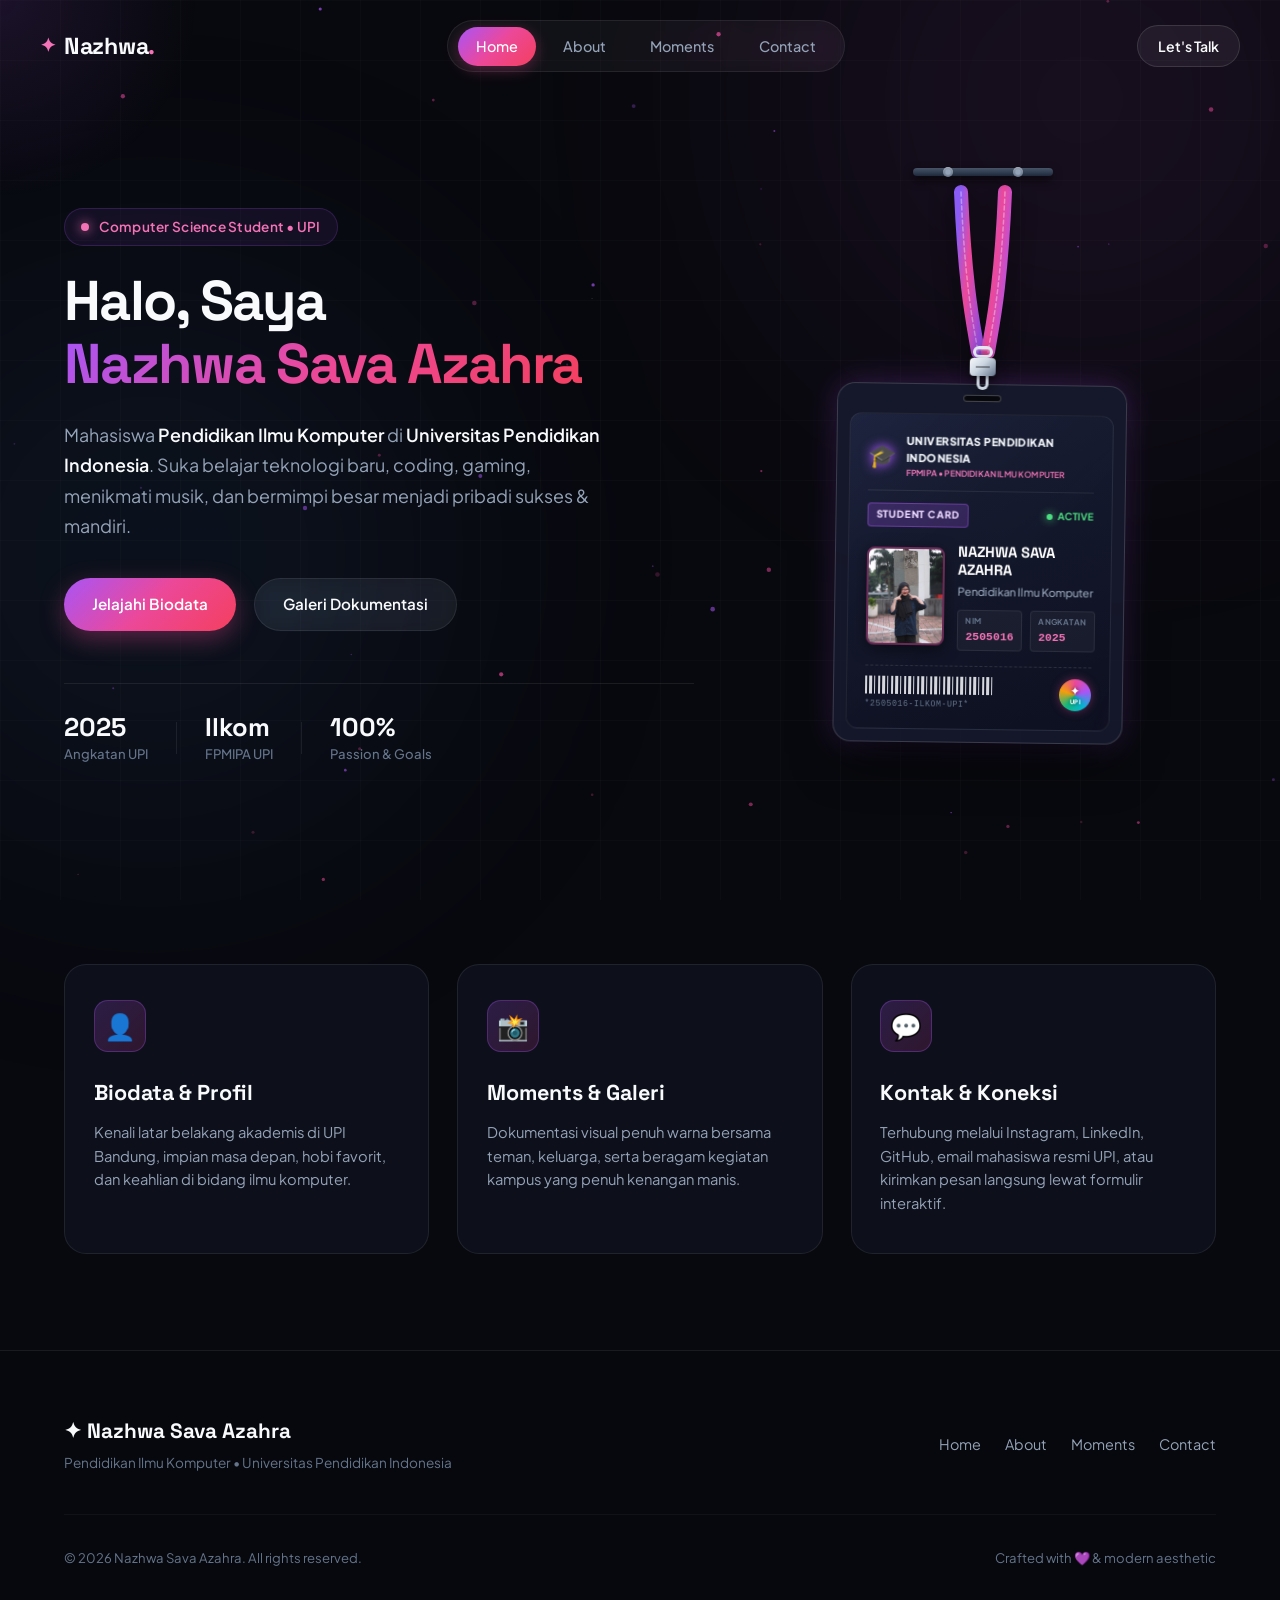
<file: index.html>
<!DOCTYPE html>
<html lang="id">
<head>
    <meta charset="UTF-8">
    <meta name="viewport" content="width=device-width, initial-scale=1.0">
    <meta name="description" content="Website Biodata & Portofolio Nazhwa Sava Azahra - Mahasiswa Pendidikan Ilmu Komputer Universitas Pendidikan Indonesia (UPI)">
    <meta name="keywords" content="Nazhwa Sava Azahra, Biodata Nazhwa, UPI, Pendidikan Ilmu Komputer, Portfolio">
    <meta name="author" content="Nazhwa Sava Azahra">
    <title>Nazhwa Sava Azahra | Home • Official Portfolio & Biodata</title>
    
    <!-- Google Fonts -->
    <link rel="preconnect" href="https://fonts.googleapis.com">
    <link rel="preconnect" href="https://fonts.gstatic.com" crossorigin>
    <link href="https://fonts.googleapis.com/css2?family=Plus+Jakarta+Sans:wght@300;400;500;600;700;800&family=Space+Grotesk:wght@500;600;700&display=swap" rel="stylesheet">
    
    <!-- Stylesheet -->
    <link rel="stylesheet" href="style.css">
    
    <!-- Favicon -->
    <link rel="icon" href="data:image/svg+xml,<svg xmlns='http://www.w3.org/2000/svg' viewBox='0 0 100 100'><text y='.9em' font-size='90'>🌸</text></svg>">
</head>
<body class="page-fade-in">
    <!-- Ambient Background Effects -->
    <div class="ambient-glow glow-top"></div>
    <div class="ambient-glow glow-bottom"></div>
    <div class="ambient-grid"></div>
    <canvas id="particleCanvas" class="particle-canvas"></canvas>

    <!-- Custom Cursor Glow -->
    <div class="cursor-glow" id="cursorGlow"></div>

    <!-- Navigation Header -->
    <header class="header" id="header">
        <nav class="navbar">
            <a href="index.html" class="logo">
                <span class="logo-sparkle">✦</span>
                <span class="logo-text">Nazhwa<span class="accent-dot">.</span></span>
            </a>

            <div class="nav-menu" id="navMenu">
                <ul class="nav-list">
                    <li class="nav-item">
                        <a href="index.html" class="nav-link active">Home</a>
                    </li>
                    <li class="nav-item">
                        <a href="about.html" class="nav-link">About</a>
                    </li>
                    <li class="nav-item">
                        <a href="moments.html" class="nav-link">Moments</a>
                    </li>
                    <li class="nav-item">
                        <a href="contact.html" class="nav-link">Contact</a>
                    </li>
                </ul>
            </div>

            <div class="nav-actions">
                <a href="contact.html" class="btn-nav">
                    <span>Let's Talk</span>
                </a>
                <button class="mobile-toggle" id="mobileToggle" aria-label="Toggle navigation">
                    <span class="bar bar-1"></span>
                    <span class="bar bar-2"></span>
                </button>
            </div>
        </nav>
    </header>

    <main>
        <!-- HERO SECTION WITH CONNECTED INTERACTIVE LANYARD -->
        <section class="hero" id="home">
            <div class="hero-container">
                <div class="hero-text-col">
                    <div class="hero-pill animate-fade">
                        <span class="pulse-indicator"></span>
                        <span class="pill-text">Computer Science Student • UPI</span>
                    </div>

                    <h1 class="hero-heading animate-fade-delay-1">
                        Halo, Saya <br>
                        <span class="gradient-text">Nazhwa Sava Azahra</span>
                    </h1>

                    <p class="hero-bio animate-fade-delay-2">
                        Mahasiswa <strong>Pendidikan Ilmu Komputer</strong> di <strong>Universitas Pendidikan Indonesia</strong>.
                        Suka belajar teknologi baru, coding, gaming, menikmati musik, dan bermimpi besar menjadi pribadi sukses & mandiri.
                    </p>

                    <div class="hero-buttons animate-fade-delay-3">
                        <a href="about.html" class="btn btn-primary">
                            <span>Jelajahi Biodata</span>
                        </a>
                        <a href="moments.html" class="btn btn-secondary">
                            <span>Galeri Dokumentasi</span>
                        </a>
                    </div>

                    <!-- Hero Stats -->
                    <div class="hero-stats-row animate-fade-delay-4">
                        <div class="stat-card">
                            <span class="stat-num">2025</span>
                            <span class="stat-desc">Angkatan UPI</span>
                        </div>
                        <div class="stat-sep"></div>
                        <div class="stat-card">
                            <span class="stat-num">Ilkom</span>
                            <span class="stat-desc">FPMIPA UPI</span>
                        </div>
                        <div class="stat-sep"></div>
                        <div class="stat-card">
                            <span class="stat-num">100%</span>
                            <span class="stat-desc">Passion & Goals</span>
                        </div>
                    </div>
                </div>

                <!-- HERO VISUAL: PHYSICALLY CONNECTED LANYARD -->
                <div class="hero-visual-col animate-fade-delay-2">
                    <div class="lanyard-container" id="lanyardContainer">
                        <!-- Top Mount Anchor -->
                        <div class="lanyard-mount">
                            <div class="mount-screw"></div>
                            <div class="mount-bracket"></div>
                            <div class="mount-screw"></div>
                        </div>

                        <!-- Dynamic SVG Straps (Tali Lanyard) -->
                        <svg class="lanyard-svg" id="lanyardSvg">
                            <defs>
                                <linearGradient id="strapGrad" x1="0%" y1="0%" x2="100%" y2="100%">
                                    <stop offset="0%" stop-color="#8b5cf6" />
                                    <stop offset="45%" stop-color="#ec4899" />
                                    <stop offset="100%" stop-color="#a855f7" />
                                </linearGradient>
                            </defs>
                            <path id="strapLeft" class="strap-path" d="" />
                            <path id="strapStitchLeft" class="strap-stitch" d="" />
                            <path id="strapRight" class="strap-path" d="" />
                            <path id="strapStitchRight" class="strap-stitch" d="" />
                        </svg>

                        <!-- Draggable & Floating Card Wrapper -->
                        <div class="lanyard-card-wrapper" id="lanyardCardWrapper">
                            <!-- Metal Clasp & Ring -->
                            <div class="lanyard-clip">
                                <div class="clip-ring"></div>
                                <div class="clip-body"></div>
                                <div class="clip-hook"></div>
                            </div>

                            <!-- ID Card Body -->
                            <div class="lanyard-card" id="lanyardCard">
                                <div class="card-pouch">
                                    <div class="pouch-slot"></div>
                                    
                                    <div class="card-inner">
                                        <!-- Realistic Gloss & Holographic Reflection -->
                                        <div class="card-shine" id="cardShine"></div>
                                        <div class="card-hologram" id="cardHologram"></div>

                                        <!-- Header Bar -->
                                        <div class="card-header-bar">
                                            <div class="card-emblem">🎓</div>
                                            <div class="card-inst">
                                                <span class="inst-name">UNIVERSITAS PENDIDIKAN INDONESIA</span>
                                                <span class="inst-sub">FPMIPA • PENDIDIKAN ILMU KOMPUTER</span>
                                            </div>
                                        </div>

                                        <!-- Card Badge Row -->
                                        <div class="card-badge-row">
                                            <span class="card-badge-type">STUDENT CARD</span>
                                            <span class="card-status-dot"><span class="dot-online"></span> ACTIVE</span>
                                        </div>

                                        <!-- Content: Photo & Details -->
                                        <div class="card-content-grid">
                                            <div class="card-photo-box">
                                                <img src="images/foto5.jpeg" alt="Foto Nazhwa Sava Azahra" class="card-photo" draggable="false">
                                            </div>
                                            <div class="card-details">
                                                <h3 class="card-person-name">NAZHWA SAVA AZAHRA</h3>
                                                <p class="card-dept">Pendidikan Ilmu Komputer</p>
                                                <div class="card-meta">
                                                    <div class="meta-item">
                                                        <span class="meta-label">NIM</span>
                                                        <span class="meta-val">2505016</span>
                                                    </div>
                                                    <div class="meta-item">
                                                        <span class="meta-label">ANGKATAN</span>
                                                        <span class="meta-val">2025</span>
                                                    </div>
                                                </div>
                                            </div>
                                        </div>

                                        <!-- Footer: Barcode & Hologram Security Seal -->
                                        <div class="card-footer-bar">
                                            <div class="card-barcode">
                                                <div class="barcode-lines"></div>
                                                <span class="barcode-num">*2505016-ILKOM-UPI*</span>
                                            </div>
                                            <div class="card-holo-seal" title="Security Hologram Seal">
                                                <span class="holo-star">✦</span>
                                                <span class="holo-text">UPI</span>
                                            </div>
                                        </div>
                                    </div>
                                </div>
                            </div>
                        </div>
                    </div>
                </div>
            </div>
        </section>

        <!-- PORTALS SECTION (CLEAN CLICKABLE CARDS) -->
        <section class="section home-portals-section">
            <div class="section-container">
                <div class="portal-grid">
                    <!-- Portal 1: About -->
                    <a href="about.html" class="portal-card">
                        <div class="portal-icon">👤</div>
                        <h3 class="portal-title">Biodata & Profil</h3>
                        <p class="portal-desc">
                            Kenali latar belakang akademis di UPI Bandung, impian masa depan, hobi favorit, dan keahlian di bidang ilmu komputer.
                        </p>
                    </a>

                    <!-- Portal 2: Moments -->
                    <a href="moments.html" class="portal-card">
                        <div class="portal-icon">📸</div>
                        <h3 class="portal-title">Moments & Galeri</h3>
                        <p class="portal-desc">
                            Dokumentasi visual penuh warna bersama teman, keluarga, serta beragam kegiatan kampus yang penuh kenangan manis.
                        </p>
                    </a>

                    <!-- Portal 3: Contact -->
                    <a href="contact.html" class="portal-card">
                        <div class="portal-icon">💬</div>
                        <h3 class="portal-title">Kontak & Koneksi</h3>
                        <p class="portal-desc">
                            Terhubung melalui Instagram, LinkedIn, GitHub, email mahasiswa resmi UPI, atau kirimkan pesan langsung lewat formulir interaktif.
                        </p>
                    </a>
                </div>
            </div>
        </section>
    </main>

    <!-- FOOTER -->
    <footer class="footer">
        <div class="footer-container">
            <div class="footer-top">
                <div class="footer-brand">
                    <span class="footer-logo">✦ Nazhwa Sava Azahra</span>
                    <p class="footer-desc">Pendidikan Ilmu Komputer • Universitas Pendidikan Indonesia</p>
                </div>
                <div class="footer-nav">
                    <a href="index.html">Home</a>
                    <a href="about.html">About</a>
                    <a href="moments.html">Moments</a>
                    <a href="contact.html">Contact</a>
                </div>
            </div>

            <div class="footer-bottom">
                <p class="footer-copy">© 2026 Nazhwa Sava Azahra. All rights reserved.</p>
                <p class="footer-love">Crafted with 💜 & modern aesthetic</p>
            </div>
        </div>
    </footer>

    <!-- TOAST NOTIFICATION -->
    <div class="toast" id="toastNotification">
        <span class="toast-icon">✓</span>
        <span class="toast-message" id="toastMessage">Notifikasi berhasil!</span>
    </div>

    <!-- Script -->
    <script src="script.js"></script>
</body>
</html>
</file>
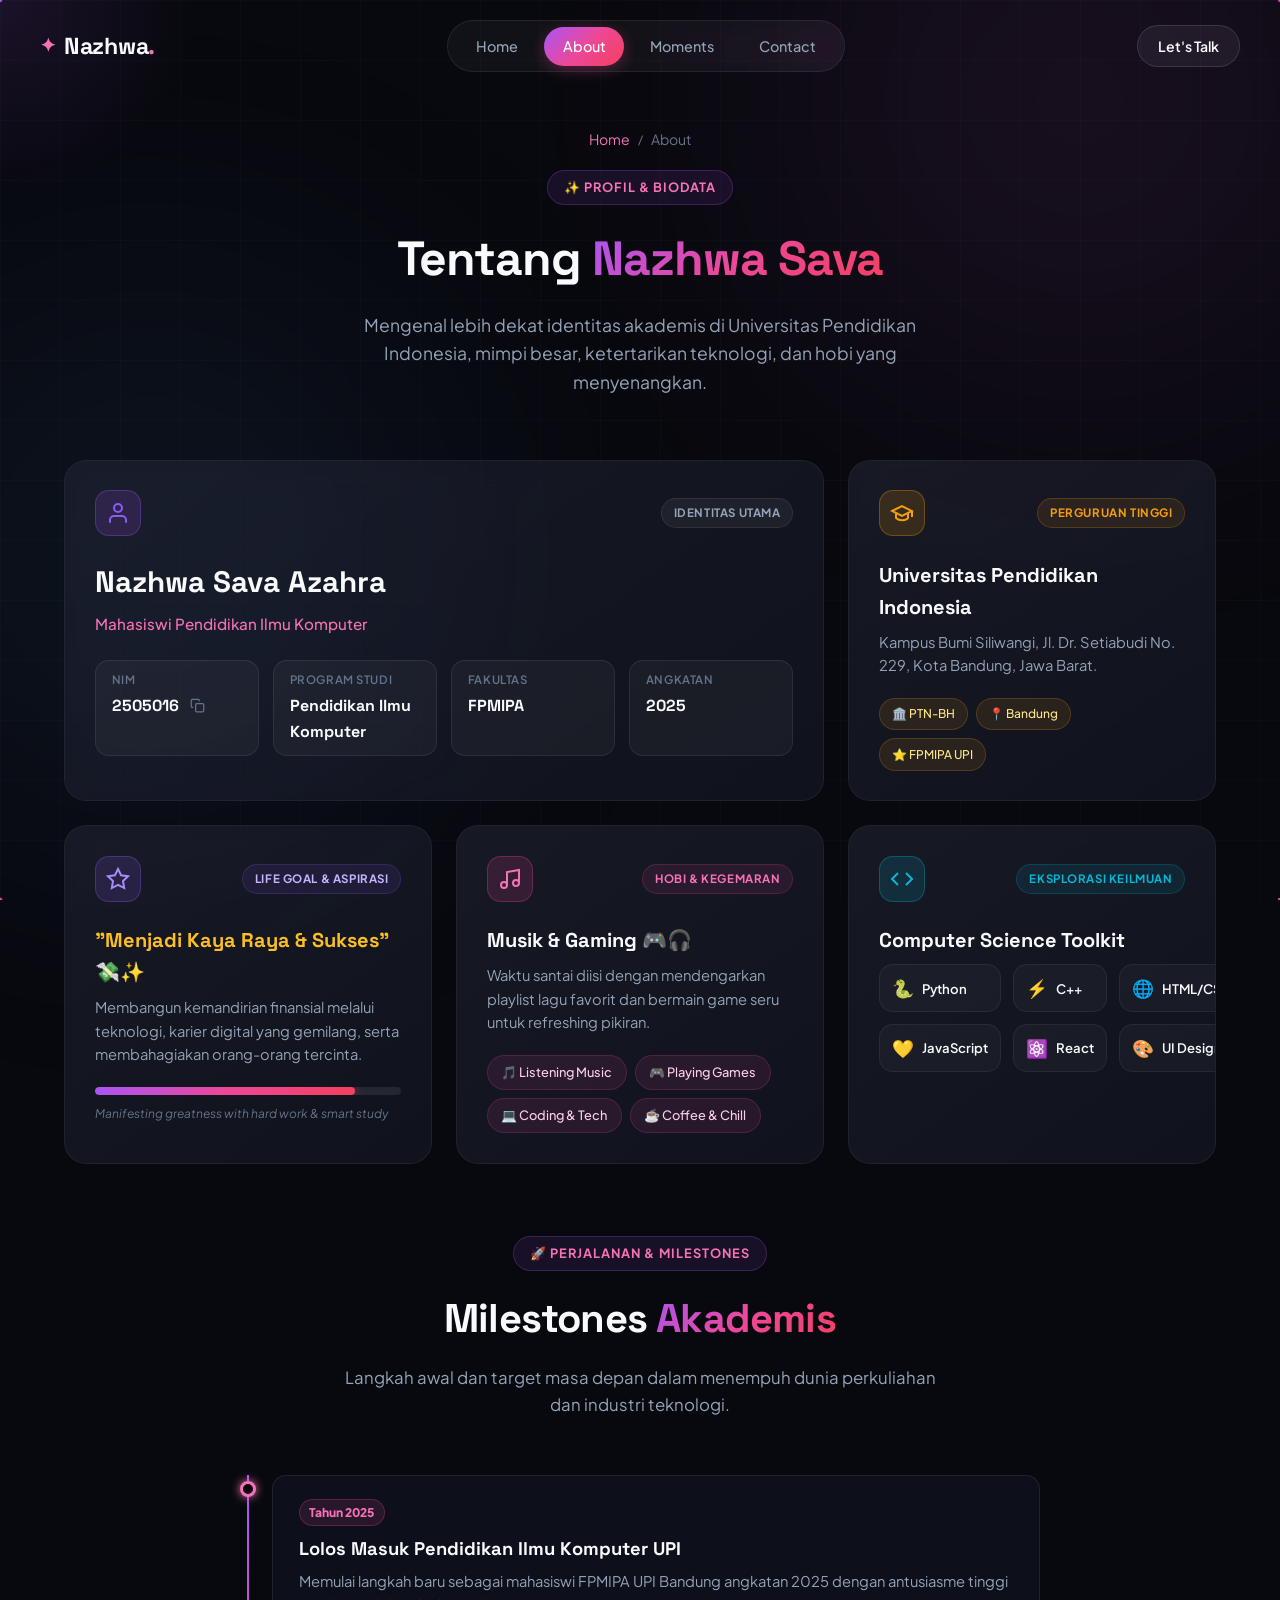
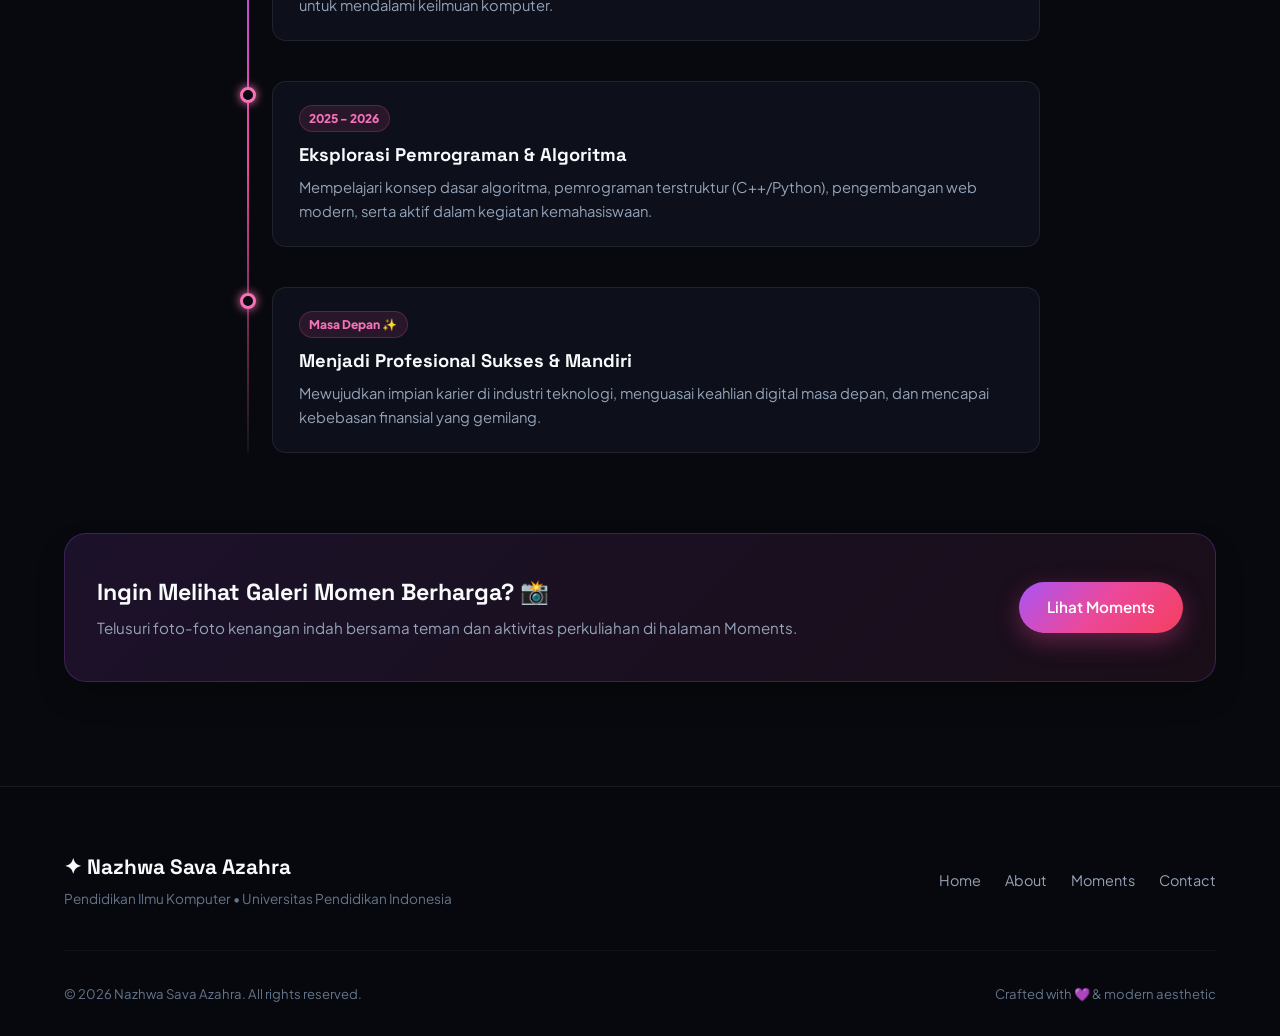
<file: about.html>
<!DOCTYPE html>
<html lang="id">
<head>
    <meta charset="UTF-8">
    <meta name="viewport" content="width=device-width, initial-scale=1.0">
    <meta name="description" content="Biodata & Profil Lengkap Nazhwa Sava Azahra - Mahasiswa Pendidikan Ilmu Komputer Universitas Pendidikan Indonesia (UPI)">
    <meta name="keywords" content="Nazhwa Sava Azahra, Biodata Nazhwa, UPI, Pendidikan Ilmu Komputer, About Nazhwa">
    <meta name="author" content="Nazhwa Sava Azahra">
    <title>Nazhwa Sava Azahra | About • Profil & Biodata</title>
    
    <!-- Google Fonts -->
    <link rel="preconnect" href="https://fonts.googleapis.com">
    <link rel="preconnect" href="https://fonts.gstatic.com" crossorigin>
    <link href="https://fonts.googleapis.com/css2?family=Plus+Jakarta+Sans:wght@300;400;500;600;700;800&family=Space+Grotesk:wght@500;600;700&display=swap" rel="stylesheet">
    
    <!-- Stylesheet -->
    <link rel="stylesheet" href="style.css">
    
    <!-- Favicon -->
    <link rel="icon" href="data:image/svg+xml,<svg xmlns='http://www.w3.org/2000/svg' viewBox='0 0 100 100'><text y='.9em' font-size='90'>🌸</text></svg>">
</head>
<body class="page-fade-in">

    <!-- Ambient Background Effects -->
    <div class="ambient-glow glow-top"></div>
    <div class="ambient-glow glow-bottom"></div>
    <div class="ambient-grid"></div>
    <canvas id="particleCanvas" class="particle-canvas"></canvas>

    <!-- Custom Cursor Glow -->
    <div class="cursor-glow" id="cursorGlow"></div>

    <!-- Navigation Header -->
    <header class="header" id="header">
        <nav class="navbar">
            <a href="index.html" class="logo">
                <span class="logo-sparkle">✦</span>
                <span class="logo-text">Nazhwa<span class="accent-dot">.</span></span>
            </a>

            <div class="nav-menu" id="navMenu">
                <ul class="nav-list">
                    <li class="nav-item">
                        <a href="index.html" class="nav-link">Home</a>
                    </li>
                    <li class="nav-item">
                        <a href="about.html" class="nav-link active">About</a>
                    </li>
                    <li class="nav-item">
                        <a href="moments.html" class="nav-link">Moments</a>
                    </li>
                    <li class="nav-item">
                        <a href="contact.html" class="nav-link">Contact</a>
                    </li>
                </ul>
            </div>

            <div class="nav-actions">
                <a href="contact.html" class="btn-nav">
                    <span>Let's Talk</span>
                </a>
                <button class="mobile-toggle" id="mobileToggle" aria-label="Toggle navigation">
                    <span class="bar bar-1"></span>
                    <span class="bar bar-2"></span>
                </button>
            </div>
        </nav>
    </header>

    <main>
        <!-- SUBPAGE HERO & BREADCRUMB -->
        <section class="subpage-hero">
            <div class="section-container">
                <nav class="breadcrumb-nav">
                    <a href="index.html">Home</a>
                    <span class="breadcrumb-separator">/</span>
                    <span>About</span>
                </nav>
                <div class="section-badge-wrapper">
                    <span class="section-badge">✨ PROFIL & BIODATA</span>
                </div>
                <h1 class="subpage-title">Tentang <span class="gradient-text">Nazhwa Sava</span></h1>
                <p class="subpage-desc">
                    Mengenal lebih dekat identitas akademis di Universitas Pendidikan Indonesia, mimpi besar, ketertarikan teknologi, dan hobi yang menyenangkan.
                </p>
            </div>
        </section>

        <!-- BENTO GRID SECTION -->
        <section class="section" style="padding-top: 1rem;">
            <div class="section-container">
                <div class="bento-grid">
                    <!-- Main Profile Bento -->
                    <div class="bento-card bento-hero-info">
                        <div class="bento-header">
                            <div class="bento-icon-box">
                                <svg width="24" height="24" viewBox="0 0 24 24" fill="none" stroke="currentColor" stroke-width="2" stroke-linecap="round" stroke-linejoin="round"><path d="M20 21v-2a4 4 0 0 0-4-4H8a4 4 0 0 0-4 4v2"></path><circle cx="12" cy="7" r="4"></circle></svg>
                            </div>
                            <span class="bento-badge">Identitas Utama</span>
                        </div>
                        <h3 class="bento-name">Nazhwa Sava Azahra</h3>
                        <p class="bento-subname">Mahasiswi Pendidikan Ilmu Komputer</p>

                        <div class="info-chips-list">
                            <div class="info-chip">
                                <span class="chip-label">NIM</span>
                                <div class="chip-value-group">
                                    <span class="chip-value" id="nimText">2505016</span>
                                    <button class="copy-btn" onclick="copyNIM()" title="Salin NIM">
                                        <svg width="15" height="15" viewBox="0 0 24 24" fill="none" stroke="currentColor" stroke-width="2"><rect x="9" y="9" width="13" height="13" rx="2" ry="2"></rect><path d="M5 15H4a2 2 0 0 1-2-2V4a2 2 0 0 1 2-2h9a2 2 0 0 1 2 2v1"></path></svg>
                                    </button>
                                </div>
                            </div>
                            <div class="info-chip">
                                <span class="chip-label">Program Studi</span>
                                <span class="chip-value">Pendidikan Ilmu Komputer</span>
                            </div>
                            <div class="info-chip">
                                <span class="chip-label">Fakultas</span>
                                <span class="chip-value">FPMIPA</span>
                            </div>
                            <div class="info-chip">
                                <span class="chip-label">Angkatan</span>
                                <span class="chip-value">2025</span>
                            </div>
                        </div>
                    </div>

                    <!-- Campus Bento -->
                    <div class="bento-card bento-campus">
                        <div class="bento-header">
                            <div class="bento-icon-box gold">
                                <svg width="24" height="24" viewBox="0 0 24 24" fill="none" stroke="currentColor" stroke-width="2"><path d="M22 10v6M2 10l10-5 10 5-10 5z"></path><path d="M6 12v5c3 3 10 3 12 0v-5"></path></svg>
                            </div>
                            <span class="bento-badge gold">Perguruan Tinggi</span>
                        </div>
                        <h4 class="bento-card-title">Universitas Pendidikan Indonesia</h4>
                        <p class="bento-card-desc">Kampus Bumi Siliwangi, Jl. Dr. Setiabudi No. 229, Kota Bandung, Jawa Barat.</p>
                        <div class="campus-tags">
                            <span class="mini-pill">🏛️ PTN-BH</span>
                            <span class="mini-pill">📍 Bandung</span>
                            <span class="mini-pill">⭐ FPMIPA UPI</span>
                        </div>
                    </div>

                    <!-- Goals & Aspirasi Bento -->
                    <div class="bento-card bento-goals">
                        <div class="bento-header">
                            <div class="bento-icon-box purple">
                                <svg width="24" height="24" viewBox="0 0 24 24" fill="none" stroke="currentColor" stroke-width="2"><polygon points="12 2 15.09 8.26 22 9.27 17 14.14 18.18 21.02 12 17.77 5.82 21.02 7 14.14 2 9.27 8.91 8.26 12 2"></polygon></svg>
                            </div>
                            <span class="bento-badge purple">Life Goal & Aspirasi</span>
                        </div>
                        <h4 class="bento-card-title goals-headline">"Menjadi Kaya Raya & Sukses" 💸✨</h4>
                        <p class="bento-card-desc">
                            Membangun kemandirian finansial melalui teknologi, karier digital yang gemilang, serta membahagiakan orang-orang tercinta.
                        </p>
                        <div class="goal-progress-bar">
                            <div class="progress-fill" style="width: 85%;"></div>
                        </div>
                        <span class="goal-subtext">Manifesting greatness with hard work & smart study</span>
                    </div>

                    <!-- Hobi & Interests Bento -->
                    <div class="bento-card bento-hobby">
                        <div class="bento-header">
                            <div class="bento-icon-box pink">
                                <svg width="24" height="24" viewBox="0 0 24 24" fill="none" stroke="currentColor" stroke-width="2"><path d="M9 18V5l12-2v13"></path><circle cx="6" cy="18" r="3"></circle><circle cx="18" cy="16" r="3"></circle></svg>
                            </div>
                            <span class="bento-badge pink">Hobi & Kegemaran</span>
                        </div>
                        <h4 class="bento-card-title">Musik & Gaming 🎮🎧</h4>
                        <p class="bento-card-desc">
                            Waktu santai diisi dengan mendengarkan playlist lagu favorit dan bermain game seru untuk refreshing pikiran.
                        </p>
                        <div class="hobby-chips">
                            <span class="hobby-tag">🎵 Listening Music</span>
                            <span class="hobby-tag">🎮 Playing Games</span>
                            <span class="hobby-tag">💻 Coding & Tech</span>
                            <span class="hobby-tag">☕ Coffee & Chill</span>
                        </div>
                    </div>

                    <!-- Skills & Tech Stack Bento -->
                    <div class="bento-card bento-skills">
                        <div class="bento-header">
                            <div class="bento-icon-box cyan">
                                <svg width="24" height="24" viewBox="0 0 24 24" fill="none" stroke="currentColor" stroke-width="2"><polyline points="16 18 22 12 16 6"></polyline><polyline points="8 6 2 12 8 18"></polyline></svg>
                            </div>
                            <span class="bento-badge cyan">Eksplorasi Keilmuan</span>
                        </div>
                        <h4 class="bento-card-title">Computer Science Toolkit</h4>
                        <div class="skills-grid">
                            <div class="skill-item">
                                <span class="skill-icon">🐍</span>
                                <span class="skill-name">Python</span>
                            </div>
                            <div class="skill-item">
                                <span class="skill-icon">⚡</span>
                                <span class="skill-name">C++</span>
                            </div>
                            <div class="skill-item">
                                <span class="skill-icon">🌐</span>
                                <span class="skill-name">HTML/CSS</span>
                            </div>
                            <div class="skill-item">
                                <span class="skill-icon">💛</span>
                                <span class="skill-name">JavaScript</span>
                            </div>
                            <div class="skill-item">
                                <span class="skill-icon">⚛️</span>
                                <span class="skill-name">React</span>
                            </div>
                            <div class="skill-item">
                                <span class="skill-icon">🎨</span>
                                <span class="skill-name">UI Design</span>
                            </div>
                        </div>
                    </div>
                </div>

                <!-- JOURNEY TIMELINE -->
                <div class="journey-timeline-section">
                    <div class="section-badge-wrapper">
                        <span class="section-badge">🚀 PERJALANAN & MILESTONES</span>
                    </div>
                    <h3 class="section-title">Milestones <span class="gradient-text">Akademis</span></h3>
                    <p class="section-subtitle">
                        Langkah awal dan target masa depan dalam menempuh dunia perkuliahan dan industri teknologi.
                    </p>

                    <div class="timeline-wrapper">
                        <div class="timeline-item">
                            <div class="timeline-dot"></div>
                            <div class="timeline-content">
                                <span class="timeline-year">Tahun 2025</span>
                                <h4 class="timeline-title">Lolos Masuk Pendidikan Ilmu Komputer UPI</h4>
                                <p class="timeline-text">
                                    Memulai langkah baru sebagai mahasiswi FPMIPA UPI Bandung angkatan 2025 dengan antusiasme tinggi untuk mendalami keilmuan komputer.
                                </p>
                            </div>
                        </div>

                        <div class="timeline-item">
                            <div class="timeline-dot"></div>
                            <div class="timeline-content">
                                <span class="timeline-year">2025 - 2026</span>
                                <h4 class="timeline-title">Eksplorasi Pemrograman & Algoritma</h4>
                                <p class="timeline-text">
                                    Mempelajari konsep dasar algoritma, pemrograman terstruktur (C++/Python), pengembangan web modern, serta aktif dalam kegiatan kemahasiswaan.
                                </p>
                            </div>
                        </div>

                        <div class="timeline-item">
                            <div class="timeline-dot"></div>
                            <div class="timeline-content">
                                <span class="timeline-year">Masa Depan ✨</span>
                                <h4 class="timeline-title">Menjadi Profesional Sukses & Mandiri</h4>
                                <p class="timeline-text">
                                    Mewujudkan impian karier di industri teknologi, menguasai keahlian digital masa depan, dan mencapai kebebasan finansial yang gemilang.
                                </p>
                            </div>
                        </div>
                    </div>
                </div>

                <!-- NEXT PAGE BANNER (NO ARROWS) -->
                <div class="page-next-banner">
                    <div class="banner-content">
                        <h3>Ingin Melihat Galeri Momen Berharga? 📸</h3>
                        <p>Telusuri foto-foto kenangan indah bersama teman dan aktivitas perkuliahan di halaman Moments.</p>
                    </div>
                    <a href="moments.html" class="btn btn-primary">
                        <span>Lihat Moments</span>
                    </a>
                </div>
            </div>
        </section>
    </main>

    <!-- FOOTER -->
    <footer class="footer">
        <div class="footer-container">
            <div class="footer-top">
                <div class="footer-brand">
                    <span class="footer-logo">✦ Nazhwa Sava Azahra</span>
                    <p class="footer-desc">Pendidikan Ilmu Komputer • Universitas Pendidikan Indonesia</p>
                </div>
                <div class="footer-nav">
                    <a href="index.html">Home</a>
                    <a href="about.html">About</a>
                    <a href="moments.html">Moments</a>
                    <a href="contact.html">Contact</a>
                </div>
            </div>

            <div class="footer-bottom">
                <p class="footer-copy">© 2026 Nazhwa Sava Azahra. All rights reserved.</p>
                <p class="footer-love">Crafted with 💜 & modern aesthetic</p>
            </div>
        </div>
    </footer>

    <!-- TOAST NOTIFICATION -->
    <div class="toast" id="toastNotification">
        <span class="toast-icon">✓</span>
        <span class="toast-message" id="toastMessage">NIM berhasil disalin!</span>
    </div>

    <!-- Script -->
    <script src="script.js"></script>
</body>
</html>
</file>
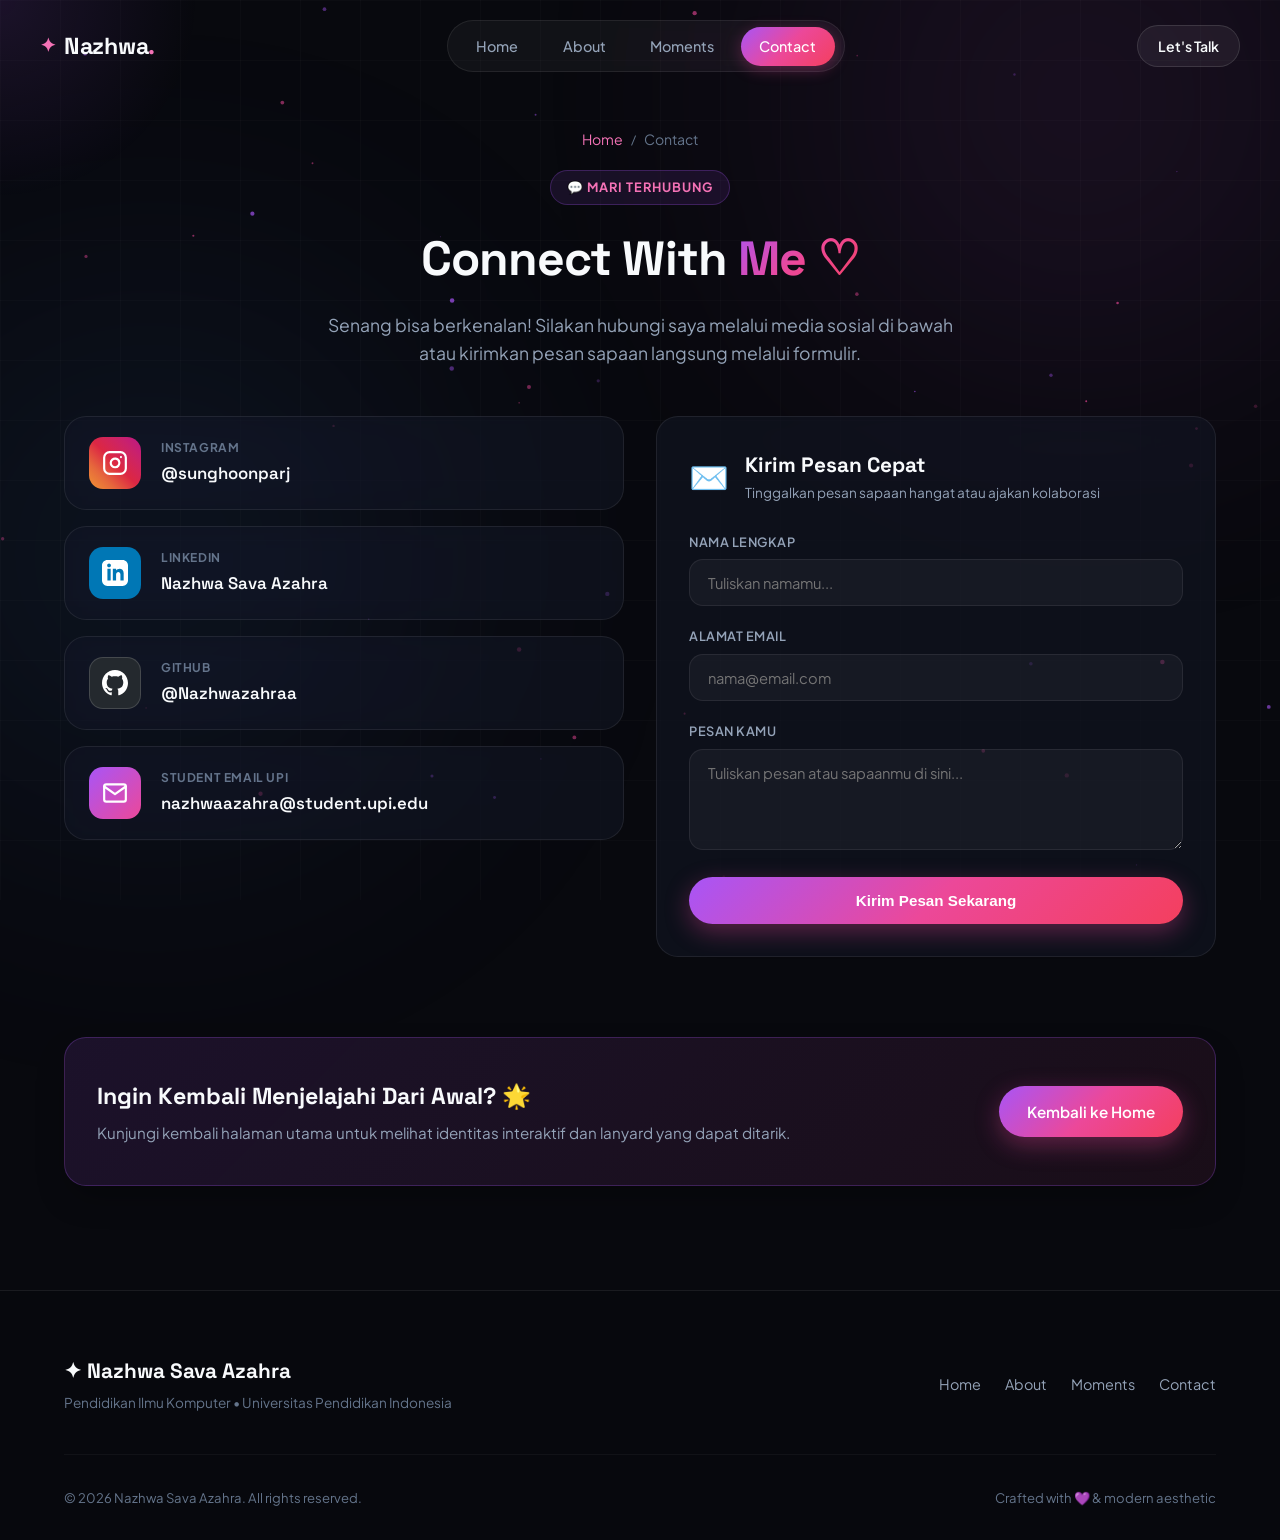
<file: contact.html>
<!DOCTYPE html>
<html lang="id">
<head>
    <meta charset="UTF-8">
    <meta name="viewport" content="width=device-width, initial-scale=1.0">
    <meta name="description" content="Kontak & Media Sosial Nazhwa Sava Azahra - Mahasiswa Pendidikan Ilmu Komputer UPI">
    <meta name="keywords" content="Nazhwa Sava Azahra, Kontak Nazhwa, Instagram Nazhwa, LinkedIn Nazhwa, UPI, Portfolio">
    <meta name="author" content="Nazhwa Sava Azahra">
    <title>Nazhwa Sava Azahra | Contact • Kontak & Terhubung</title>
    
    <!-- Google Fonts -->
    <link rel="preconnect" href="https://fonts.googleapis.com">
    <link rel="preconnect" href="https://fonts.gstatic.com" crossorigin>
    <link href="https://fonts.googleapis.com/css2?family=Plus+Jakarta+Sans:wght@300;400;500;600;700;800&family=Space+Grotesk:wght@500;600;700&display=swap" rel="stylesheet">
    
    <!-- Stylesheet -->
    <link rel="stylesheet" href="style.css">
    
    <!-- Favicon -->
    <link rel="icon" href="data:image/svg+xml,<svg xmlns='http://www.w3.org/2000/svg' viewBox='0 0 100 100'><text y='.9em' font-size='90'>🌸</text></svg>">
</head>
<body class="page-fade-in">

    <!-- Ambient Background Effects -->
    <div class="ambient-glow glow-top"></div>
    <div class="ambient-glow glow-bottom"></div>
    <div class="ambient-grid"></div>
    <canvas id="particleCanvas" class="particle-canvas"></canvas>

    <!-- Custom Cursor Glow -->
    <div class="cursor-glow" id="cursorGlow"></div>

    <!-- Navigation Header -->
    <header class="header" id="header">
        <nav class="navbar">
            <a href="index.html" class="logo">
                <span class="logo-sparkle">✦</span>
                <span class="logo-text">Nazhwa<span class="accent-dot">.</span></span>
            </a>

            <div class="nav-menu" id="navMenu">
                <ul class="nav-list">
                    <li class="nav-item">
                        <a href="index.html" class="nav-link">Home</a>
                    </li>
                    <li class="nav-item">
                        <a href="about.html" class="nav-link">About</a>
                    </li>
                    <li class="nav-item">
                        <a href="moments.html" class="nav-link">Moments</a>
                    </li>
                    <li class="nav-item">
                        <a href="contact.html" class="nav-link active">Contact</a>
                    </li>
                </ul>
            </div>

            <div class="nav-actions">
                <a href="contact.html" class="btn-nav">
                    <span>Let's Talk</span>
                </a>
                <button class="mobile-toggle" id="mobileToggle" aria-label="Toggle navigation">
                    <span class="bar bar-1"></span>
                    <span class="bar bar-2"></span>
                </button>
            </div>
        </nav>
    </header>

    <main>
        <!-- SUBPAGE HERO & BREADCRUMB -->
        <section class="subpage-hero">
            <div class="section-container">
                <nav class="breadcrumb-nav">
                    <a href="index.html">Home</a>
                    <span class="breadcrumb-separator">/</span>
                    <span>Contact</span>
                </nav>
                <div class="section-badge-wrapper">
                    <span class="section-badge">💬 MARI TERHUBUNG</span>
                </div>
                <h1 class="subpage-title">Connect With <span class="gradient-text">Me ♡</span></h1>
                <p class="subpage-desc">
                    Senang bisa berkenalan! Silakan hubungi saya melalui media sosial di bawah atau kirimkan pesan sapaan langsung melalui formulir.
                </p>
            </div>
        </section>

        <!-- CONTACT SECTION (WITHOUT ARROW ICONS) -->
        <section class="section" style="padding-top: 0;">
            <div class="section-container">
                <div class="contact-layout">
                    <!-- Left: Social Channels Grid -->
                    <div class="social-channels-grid">
                        <!-- Instagram -->
                        <a href="https://instagram.com/sunghoonparj" target="_blank" rel="noopener noreferrer" class="social-box instagram">
                            <div class="social-icon-wrapper">
                                <svg width="26" height="26" viewBox="0 0 24 24" fill="none" stroke="currentColor" stroke-width="2" stroke-linecap="round" stroke-linejoin="round"><rect x="2" y="2" width="20" height="20" rx="5" ry="5"></rect><path d="M16 11.37A4 4 0 1 1 12.63 8 4 4 0 0 1 16 11.37z"></path><line x1="17.5" y1="6.5" x2="17.51" y2="6.5"></line></svg>
                            </div>
                            <div class="social-details">
                                <span class="social-platform-name">Instagram</span>
                                <span class="social-handle">@sunghoonparj</span>
                            </div>
                        </a>

                        <!-- LinkedIn -->
                        <a href="https://linkedin.com/in/nazhwa-sava-azahra" target="_blank" rel="noopener noreferrer" class="social-box linkedin">
                            <div class="social-icon-wrapper">
                                <svg width="26" height="26" viewBox="0 0 24 24" fill="currentColor"><path d="M19 0h-14c-2.761 0-5 2.239-5 5v14c0 2.761 2.239 5 5 5h14c2.762 0 5-2.239 5-5v-14c0-2.761-2.238-5-5-5zm-11 19h-3v-11h3v11zm-1.5-12.268c-.966 0-1.75-.79-1.75-1.764s.784-1.764 1.75-1.764 1.75.79 1.75 1.764-.783 1.764-1.75 1.764zm13.5 12.268h-3v-5.604c0-3.368-4-3.113-4 0v5.604h-3v-11h3v1.765c1.396-2.586 7-2.777 7 2.476v6.759z"/></svg>
                            </div>
                            <div class="social-details">
                                <span class="social-platform-name">LinkedIn</span>
                                <span class="social-handle">Nazhwa Sava Azahra</span>
                            </div>
                        </a>

                        <!-- GitHub -->
                        <a href="https://github.com/Nazhwazahraa" target="_blank" rel="noopener noreferrer" class="social-box github">
                            <div class="social-icon-wrapper">
                                <svg width="26" height="26" viewBox="0 0 24 24" fill="currentColor"><path d="M12 0c-6.626 0-12 5.373-12 12 0 5.302 3.438 9.8 8.207 11.387.599.111.793-.261.793-.577v-2.234c-3.338.726-4.033-1.416-4.033-1.416-.546-1.387-1.333-1.756-1.333-1.756-1.089-.745.083-.729.083-.729 1.205.084 1.839 1.237 1.839 1.237 1.07 1.834 2.807 1.304 3.492.997.107-.775.418-1.305.762-1.604-2.665-.305-5.467-1.334-5.467-5.931 0-1.311.469-2.381 1.236-3.221-.124-.303-.535-1.524.117-3.176 0 0 1.008-.322 3.301 1.23.957-.266 1.983-.399 3.003-.404 1.02.005 2.047.138 3.006.404 2.291-1.552 3.297-1.23 3.297-1.23.653 1.653.242 2.874.118 3.176.77.84 1.235 1.911 1.235 3.221 0 4.609-2.807 5.624-5.479 5.921.43.372.823 1.102.823 2.222v3.293c0 .319.192.694.801.576 4.765-1.589 8.199-6.086 8.199-11.386 0-6.627-5.373-12-12-12z"/></svg>
                            </div>
                            <div class="social-details">
                                <span class="social-platform-name">GitHub</span>
                                <span class="social-handle">@Nazhwazahraa</span>
                            </div>
                        </a>

                        <!-- Email UPI -->
                        <a href="mailto:nazhwaazahra@student.upi.edu" class="social-box email">
                            <div class="social-icon-wrapper">
                                <svg width="26" height="26" viewBox="0 0 24 24" fill="none" stroke="currentColor" stroke-width="2" stroke-linecap="round" stroke-linejoin="round"><path d="M4 4h16c1.1 0 2 .9 2 2v12c0 1.1-.9 2-2 2H4c-1.1 0-2-.9-2-2V6c0-1.1.9-2 2-2z"></path><polyline points="22,6 12,13 2,6"></polyline></svg>
                            </div>
                            <div class="social-details">
                                <span class="social-platform-name">Student Email UPI</span>
                                <span class="social-handle">nazhwaazahra@student.upi.edu</span>
                            </div>
                        </a>
                    </div>

                    <!-- Right: Quick Interactive Message Box -->
                    <div class="quick-contact-card">
                        <div class="quick-contact-header">
                            <span class="envelope-icon">✉️</span>
                            <div>
                                <h4>Kirim Pesan Cepat</h4>
                                <p>Tinggalkan pesan sapaan hangat atau ajakan kolaborasi</p>
                            </div>
                        </div>

                        <form id="contactForm" onsubmit="handleContactSubmit(event)">
                            <div class="form-group">
                                <label for="senderName">Nama Lengkap</label>
                                <input type="text" id="senderName" placeholder="Tuliskan namamu..." required>
                            </div>

                            <div class="form-group">
                                <label for="senderEmail">Alamat Email</label>
                                <input type="email" id="senderEmail" placeholder="nama@email.com" required>
                            </div>

                            <div class="form-group">
                                <label for="senderMessage">Pesan Kamu</label>
                                <textarea id="senderMessage" rows="4" placeholder="Tuliskan pesan atau sapaanmu di sini..." required></textarea>
                            </div>

                            <button type="submit" class="btn btn-primary btn-submit">
                                <span>Kirim Pesan Sekarang</span>
                            </button>
                        </form>
                    </div>
                </div>

                <!-- BACK TO HOME BANNER (NO ARROWS) -->
                <div class="page-next-banner">
                    <div class="banner-content">
                        <h3>Ingin Kembali Menjelajahi Dari Awal? 🌟</h3>
                        <p>Kunjungi kembali halaman utama untuk melihat identitas interaktif dan lanyard yang dapat ditarik.</p>
                    </div>
                    <a href="index.html" class="btn btn-primary">
                        <span>Kembali ke Home</span>
                    </a>
                </div>
            </div>
        </section>
    </main>

    <!-- FOOTER -->
    <footer class="footer">
        <div class="footer-container">
            <div class="footer-top">
                <div class="footer-brand">
                    <span class="footer-logo">✦ Nazhwa Sava Azahra</span>
                    <p class="footer-desc">Pendidikan Ilmu Komputer • Universitas Pendidikan Indonesia</p>
                </div>
                <div class="footer-nav">
                    <a href="index.html">Home</a>
                    <a href="about.html">About</a>
                    <a href="moments.html">Moments</a>
                    <a href="contact.html">Contact</a>
                </div>
            </div>

            <div class="footer-bottom">
                <p class="footer-copy">© 2026 Nazhwa Sava Azahra. All rights reserved.</p>
                <p class="footer-love">Crafted with 💜 & modern aesthetic</p>
            </div>
        </div>
    </footer>

    <!-- TOAST NOTIFICATION -->
    <div class="toast" id="toastNotification">
        <span class="toast-icon">✓</span>
        <span class="toast-message" id="toastMessage">Pesan berhasil dikirim!</span>
    </div>

    <!-- Script -->
    <script src="script.js"></script>
</body>
</html>
</file>
<file: style.css>
/* ==========================================================================
   NAZHWA SAVA AZAHRA - MODERN BIODATA REDESIGN
   Aesthetic: Deep Space Glassmorphism, Neon Violet & Rose Accents, Bento Grid
   ========================================================================== */

/* --- ROOT VARIABLES & DESIGN TOKENS --- */
:root {
    --bg-primary: #08090e;
    --bg-secondary: #0e1019;
    --bg-card: rgba(18, 21, 35, 0.65);
    --bg-card-hover: rgba(26, 31, 52, 0.85);
    --bg-card-border: rgba(255, 255, 255, 0.08);
    --bg-card-border-hover: rgba(168, 85, 247, 0.35);

    --text-primary: #f8fafc;
    --text-secondary: #94a3b8;
    --text-muted: #64748b;
    --text-accent: #c084fc;

    /* Vibrant Gradient Accents */
    --accent-purple: #8b5cf6;
    --accent-magenta: #ec4899;
    --accent-pink: #f472b6;
    --accent-cyan: #06b6d4;
    --accent-amber: #f59e0b;
    --accent-emerald: #10b981;

    --gradient-primary: linear-gradient(135deg, #a855f7 0%, #ec4899 50%, #f43f5e 100%);
    --gradient-glow: linear-gradient(135deg, rgba(168, 85, 247, 0.25) 0%, rgba(236, 72, 153, 0.25) 100%);
    --gradient-cyan-purple: linear-gradient(135deg, #06b6d4 0%, #8b5cf6 100%);
    --gradient-card: linear-gradient(145deg, rgba(255, 255, 255, 0.04) 0%, rgba(255, 255, 255, 0.01) 100%);

    --font-main: 'Plus Jakarta Sans', -apple-system, BlinkMacSystemFont, sans-serif;
    --font-heading: 'Space Grotesk', -apple-system, BlinkMacSystemFont, sans-serif;

    --radius-sm: 8px;
    --radius-md: 14px;
    --radius-lg: 22px;
    --radius-full: 9999px;

    --transition-fast: 0.2s cubic-bezier(0.16, 1, 0.3, 1);
    --transition-normal: 0.35s cubic-bezier(0.16, 1, 0.3, 1);
    --transition-slow: 0.6s cubic-bezier(0.16, 1, 0.3, 1);
}

/* --- RESET & GLOBAL STYLES --- */
*, *::before, *::after {
    margin: 0;
    padding: 0;
    box-sizing: border-box;
}

html {
    scroll-behavior: smooth;
    font-size: 16px;
    color-scheme: dark;
}

body {
    font-family: var(--font-main);
    background-color: var(--bg-primary);
    color: var(--text-primary);
    line-height: 1.6;
    overflow-x: hidden;
    position: relative;
    min-height: 100vh;
    -webkit-font-smoothing: antialiased;
    -moz-osx-font-smoothing: grayscale;
}

a {
    color: inherit;
    text-decoration: none;
}

img {
    max-width: 100%;
    display: block;
}

/* --- AMBIENT GLOW & PARTICLES --- */
.ambient-glow {
    position: fixed;
    width: 600px;
    height: 600px;
    border-radius: 50%;
    filter: blur(140px);
    pointer-events: none;
    z-index: 0;
    opacity: 0.45;
}

.glow-top {
    top: -200px;
    right: -100px;
    background: radial-gradient(circle, rgba(168, 85, 247, 0.35) 0%, rgba(236, 72, 153, 0.15) 70%, transparent 100%);
}

.glow-bottom {
    bottom: 5%;
    left: -150px;
    background: radial-gradient(circle, rgba(6, 182, 212, 0.25) 0%, rgba(139, 92, 246, 0.15) 70%, transparent 100%);
}

.ambient-grid {
    position: fixed;
    top: 0;
    left: 0;
    width: 100%;
    height: 100%;
    background-image: 
        linear-gradient(rgba(255, 255, 255, 0.02) 1px, transparent 1px),
        linear-gradient(90deg, rgba(255, 255, 255, 0.02) 1px, transparent 1px);
    background-size: 60px 60px;
    pointer-events: none;
    z-index: 0;
}

.particle-canvas {
    position: fixed;
    top: 0;
    left: 0;
    width: 100%;
    height: 100%;
    pointer-events: none;
    z-index: 1;
}

.cursor-glow {
    position: fixed;
    width: 400px;
    height: 400px;
    border-radius: 50%;
    background: radial-gradient(circle, rgba(168, 85, 247, 0.12) 0%, transparent 70%);
    transform: translate(-50%, -50%);
    pointer-events: none;
    z-index: 2;
    transition: opacity 0.3s ease;
}

/* --- TYPOGRAPHY & COMMON UTILITIES --- */
.gradient-text {
    background: var(--gradient-primary);
    -webkit-background-clip: text;
    -webkit-text-fill-color: transparent;
    display: inline-block;
}

.section-container {
    width: 100%;
    max-width: 1200px;
    margin: 0 auto;
    padding: 0 1.5rem;
    position: relative;
    z-index: 5;
}

.section {
    padding: 6.5rem 0;
    position: relative;
}

.section-badge-wrapper {
    display: flex;
    justify-content: center;
    margin-bottom: 1rem;
}

.section-badge {
    display: inline-flex;
    align-items: center;
    padding: 0.4rem 1rem;
    border-radius: var(--radius-full);
    font-size: 0.8rem;
    font-weight: 700;
    letter-spacing: 0.08em;
    text-transform: uppercase;
    background: rgba(168, 85, 247, 0.1);
    border: 1px solid rgba(168, 85, 247, 0.25);
    color: var(--accent-pink);
}

.section-title {
    font-family: var(--font-heading);
    font-size: 2.5rem;
    font-weight: 700;
    text-align: center;
    color: var(--text-primary);
    margin-bottom: 0.85rem;
    letter-spacing: -0.02em;
}

.section-subtitle {
    font-size: 1.05rem;
    color: var(--text-secondary);
    text-align: center;
    max-width: 600px;
    margin: 0 auto 3.5rem auto;
}

/* --- HEADER & NAVIGATION --- */
.header {
    position: fixed;
    top: 0;
    left: 0;
    width: 100%;
    z-index: 100;
    padding: 1.25rem 2rem;
    transition: all var(--transition-normal);
}

.header.scrolled {
    padding: 0.75rem 2rem;
    background: rgba(8, 9, 14, 0.85);
    backdrop-filter: blur(20px);
    -webkit-backdrop-filter: blur(20px);
    border-bottom: 1px solid var(--bg-card-border);
    box-shadow: 0 10px 30px -10px rgba(0, 0, 0, 0.5);
}

.navbar {
    max-width: 1200px;
    margin: 0 auto;
    display: flex;
    align-items: center;
    justify-content: space-between;
}

.logo {
    display: flex;
    align-items: center;
    gap: 0.5rem;
    font-family: var(--font-heading);
    font-size: 1.45rem;
    font-weight: 700;
    color: var(--text-primary);
    letter-spacing: -0.01em;
}

.logo-sparkle {
    color: var(--accent-pink);
    font-size: 1.2rem;
    animation: pulseSparkle 2.5s infinite;
}

.accent-dot {
    color: var(--accent-pink);
}

@keyframes pulseSparkle {
    0%, 100% { transform: scale(1) rotate(0deg); opacity: 0.9; }
    50% { transform: scale(1.25) rotate(15deg); opacity: 1; filter: drop-shadow(0 0 8px #f472b6); }
}

.nav-list {
    display: flex;
    list-style: none;
    gap: 0.5rem;
    background: rgba(255, 255, 255, 0.04);
    padding: 0.35rem 0.6rem;
    border-radius: var(--radius-full);
    border: 1px solid var(--bg-card-border);
    backdrop-filter: blur(12px);
}

.nav-link {
    display: inline-block;
    padding: 0.5rem 1.15rem;
    border-radius: var(--radius-full);
    font-size: 0.9rem;
    font-weight: 500;
    color: var(--text-secondary);
    transition: all var(--transition-fast);
}

.nav-link:hover {
    color: var(--text-primary);
    background: rgba(255, 255, 255, 0.06);
}

.nav-link.active {
    color: #fff;
    background: var(--gradient-primary);
    box-shadow: 0 4px 15px rgba(236, 72, 153, 0.3);
}

.nav-actions {
    display: flex;
    align-items: center;
    gap: 1rem;
}

.btn-nav {
    display: inline-flex;
    align-items: center;
    gap: 0.5rem;
    padding: 0.55rem 1.25rem;
    border-radius: var(--radius-full);
    font-size: 0.88rem;
    font-weight: 600;
    color: var(--text-primary);
    background: rgba(255, 255, 255, 0.06);
    border: 1px solid rgba(255, 255, 255, 0.12);
    transition: all var(--transition-normal);
}

.btn-nav:hover {
    background: rgba(255, 255, 255, 0.12);
    border-color: rgba(255, 255, 255, 0.25);
    transform: translateY(-1px);
}

.mobile-toggle {
    display: none;
    flex-direction: column;
    justify-content: center;
    gap: 6px;
    width: 42px;
    height: 42px;
    background: rgba(255, 255, 255, 0.05);
    border: 1px solid var(--bg-card-border);
    border-radius: var(--radius-md);
    cursor: pointer;
    padding: 10px;
    z-index: 110;
}

.mobile-toggle .bar {
    width: 100%;
    height: 2px;
    background: var(--text-primary);
    border-radius: 2px;
    transition: all var(--transition-fast);
}

/* --- BUTTONS --- */
.btn {
    display: inline-flex;
    align-items: center;
    justify-content: center;
    gap: 0.65rem;
    padding: 0.85rem 1.75rem;
    border-radius: var(--radius-full);
    font-size: 0.95rem;
    font-weight: 600;
    cursor: pointer;
    transition: all var(--transition-normal);
    border: none;
    position: relative;
    overflow: hidden;
}

.btn-primary {
    background: var(--gradient-primary);
    color: #ffffff;
    box-shadow: 0 8px 25px rgba(236, 72, 153, 0.35);
}

.btn-primary:hover {
    transform: translateY(-2px);
    box-shadow: 0 12px 32px rgba(236, 72, 153, 0.5);
    filter: brightness(1.08);
}

.btn-secondary {
    background: rgba(255, 255, 255, 0.06);
    color: var(--text-primary);
    border: 1px solid var(--bg-card-border);
    backdrop-filter: blur(10px);
}

.btn-secondary:hover {
    background: rgba(255, 255, 255, 0.12);
    border-color: rgba(255, 255, 255, 0.2);
    transform: translateY(-2px);
}

/* --- HERO SECTION --- */
.hero {
    min-height: 100vh;
    padding: 8.5rem 0 4rem 0;
    display: flex;
    flex-direction: column;
    justify-content: center;
    position: relative;
    z-index: 5;
}

.hero-container {
    width: 100%;
    max-width: 1200px;
    margin: 0 auto;
    padding: 0 1.5rem;
    display: grid;
    grid-template-columns: 1.15fr 0.85fr;
    gap: 3.5rem;
    align-items: center;
}

.hero-pill {
    display: inline-flex;
    align-items: center;
    gap: 0.6rem;
    padding: 0.45rem 1rem;
    background: rgba(168, 85, 247, 0.08);
    border: 1px solid rgba(168, 85, 247, 0.2);
    border-radius: var(--radius-full);
    margin-bottom: 1.5rem;
}

.pulse-indicator {
    width: 8px;
    height: 8px;
    background: var(--accent-pink);
    border-radius: 50%;
    box-shadow: 0 0 12px var(--accent-pink);
    animation: livePulse 2s infinite;
}

@keyframes livePulse {
    0% { transform: scale(0.9); opacity: 0.7; }
    50% { transform: scale(1.3); opacity: 1; box-shadow: 0 0 16px #f472b6; }
    100% { transform: scale(0.9); opacity: 0.7; }
}

.pill-text {
    font-size: 0.85rem;
    font-weight: 600;
    color: var(--accent-pink);
    letter-spacing: 0.02em;
}

.hero-heading {
    font-family: var(--font-heading);
    font-size: 3.5rem;
    font-weight: 700;
    line-height: 1.12;
    margin-bottom: 1.5rem;
    letter-spacing: -0.03em;
}

.hero-bio {
    font-size: 1.12rem;
    color: var(--text-secondary);
    line-height: 1.7;
    margin-bottom: 2.25rem;
    max-width: 540px;
}

.hero-bio strong {
    color: var(--text-primary);
    font-weight: 600;
}

.hero-buttons {
    display: flex;
    flex-wrap: wrap;
    gap: 1.1rem;
    margin-bottom: 3.25rem;
}

.hero-stats-row {
    display: flex;
    align-items: center;
    gap: 1.75rem;
    padding-top: 1.75rem;
    border-top: 1px solid var(--bg-card-border);
}

.stat-card {
    display: flex;
    flex-direction: column;
}

.stat-num {
    font-family: var(--font-heading);
    font-size: 1.6rem;
    font-weight: 700;
    color: var(--text-primary);
    line-height: 1.2;
}

.stat-desc {
    font-size: 0.82rem;
    color: var(--text-muted);
    font-weight: 500;
}

.stat-sep {
    width: 1px;
    height: 32px;
    background: var(--bg-card-border);
}

/* Hero Visual & Profile Frame */
.hero-visual-col {
    display: flex;
    justify-content: center;
    position: relative;
}

.profile-card-wrapper {
    position: relative;
    width: 380px;
    max-width: 100%;
}

.profile-glow {
    position: absolute;
    inset: -15px;
    background: radial-gradient(circle, rgba(236, 72, 153, 0.35) 0%, rgba(139, 92, 246, 0.25) 50%, transparent 75%);
    filter: blur(35px);
    border-radius: 35px;
    z-index: 1;
    animation: floatGlow 6s ease-in-out infinite alternate;
}

@keyframes floatGlow {
    0% { transform: scale(0.96) translate(-5px, -5px); opacity: 0.6; }
    100% { transform: scale(1.05) translate(5px, 5px); opacity: 0.9; }
}

.profile-frame {
    position: relative;
    width: 100%;
    aspect-ratio: 4 / 5;
    border-radius: var(--radius-lg);
    overflow: hidden;
    background: var(--bg-card);
    border: 1px solid rgba(255, 255, 255, 0.15);
    box-shadow: 0 25px 50px -12px rgba(0, 0, 0, 0.7);
    z-index: 2;
}

.profile-img {
    width: 100%;
    height: 100%;
    object-fit: cover;
    object-position: center top;
    transition: transform 0.6s cubic-bezier(0.16, 1, 0.3, 1);
}

.profile-frame:hover .profile-img {
    transform: scale(1.04);
}

.profile-overlay-gradient {
    position: absolute;
    inset: 0;
    background: linear-gradient(180deg, transparent 50%, rgba(8, 9, 14, 0.85) 100%);
    pointer-events: none;
}

/* Floating Badges */
.floating-tag {
    position: absolute;
    display: flex;
    align-items: center;
    gap: 0.65rem;
    padding: 0.65rem 1rem;
    background: rgba(14, 16, 25, 0.85);
    border: 1px solid rgba(255, 255, 255, 0.12);
    border-radius: var(--radius-md);
    backdrop-filter: blur(16px);
    box-shadow: 0 15px 30px rgba(0, 0, 0, 0.4);
    z-index: 3;
    animation: floatTag 4s ease-in-out infinite alternate;
}

.tag-top-right {
    top: 20px;
    right: -20px;
}

.tag-bottom-left {
    bottom: 25px;
    left: -20px;
    animation-delay: -2s;
}

@keyframes floatTag {
    0% { transform: translateY(0px); }
    100% { transform: translateY(-8px); }
}

.tag-icon {
    font-size: 1.3rem;
}

.tag-text strong {
    display: block;
    font-size: 0.82rem;
    color: var(--text-primary);
    line-height: 1.2;
}

.tag-text span {
    font-size: 0.72rem;
    color: var(--text-secondary);
}

.floating-bubble {
    position: absolute;
    padding: 0.45rem 0.9rem;
    background: rgba(168, 85, 247, 0.2);
    border: 1px solid rgba(168, 85, 247, 0.4);
    backdrop-filter: blur(12px);
    border-radius: var(--radius-full);
    font-size: 0.78rem;
    font-weight: 600;
    color: #fff;
    z-index: 3;
}

.bubble-1 {
    top: -15px;
    left: 20px;
    animation: floatTag 3.5s ease-in-out infinite alternate;
}

.bubble-2 {
    bottom: -15px;
    right: 20px;
    animation: floatTag 3.8s ease-in-out infinite alternate-reverse;
}

/* Scroll Down Indicator */
.scroll-down-btn {
    display: flex;
    flex-direction: column;
    align-items: center;
    gap: 0.5rem;
    margin-top: 3rem;
    color: var(--text-muted);
    transition: color var(--transition-fast);
    align-self: center;
}

.scroll-down-btn:hover {
    color: var(--accent-pink);
}

.scroll-mouse {
    width: 24px;
    height: 38px;
    border: 2px solid var(--text-muted);
    border-radius: 12px;
    display: flex;
    justify-content: center;
    padding-top: 6px;
}

.scroll-wheel {
    width: 4px;
    height: 8px;
    background: var(--accent-pink);
    border-radius: 2px;
    animation: scrollAnim 1.8s infinite;
}

@keyframes scrollAnim {
    0% { transform: translateY(0); opacity: 1; }
    100% { transform: translateY(12px); opacity: 0; }
}

.scroll-text {
    font-size: 0.75rem;
    letter-spacing: 0.05em;
    text-transform: uppercase;
}

/* --- BENTO GRID BIODATA SECTION --- */
.bento-grid {
    display: grid;
    grid-template-columns: repeat(3, 1fr);
    grid-gap: 1.5rem;
    position: relative;
    z-index: 5;
}

.bento-card {
    background: var(--bg-card);
    border: 1px solid var(--bg-card-border);
    border-radius: var(--radius-lg);
    padding: 1.85rem;
    backdrop-filter: blur(20px);
    transition: all var(--transition-normal);
    position: relative;
    overflow: hidden;
}

.bento-card::before {
    content: '';
    position: absolute;
    inset: 0;
    background: var(--gradient-card);
    pointer-events: none;
    z-index: 0;
}

.bento-card:hover {
    background: var(--bg-card-hover);
    border-color: var(--bg-card-border-hover);
    transform: translateY(-4px);
    box-shadow: 0 20px 40px -15px rgba(0, 0, 0, 0.6), 0 0 25px rgba(168, 85, 247, 0.12);
}

.bento-header {
    display: flex;
    align-items: center;
    justify-content: space-between;
    margin-bottom: 1.4rem;
    position: relative;
    z-index: 1;
}

.bento-icon-box {
    width: 46px;
    height: 46px;
    border-radius: var(--radius-md);
    background: rgba(168, 85, 247, 0.15);
    border: 1px solid rgba(168, 85, 247, 0.3);
    color: var(--accent-purple);
    display: flex;
    align-items: center;
    justify-content: center;
}

.bento-icon-box.gold {
    background: rgba(245, 158, 11, 0.15);
    border-color: rgba(245, 158, 11, 0.3);
    color: var(--accent-amber);
}

.bento-icon-box.purple {
    background: rgba(139, 92, 246, 0.15);
    border-color: rgba(139, 92, 246, 0.3);
    color: #a78bfa;
}

.bento-icon-box.pink {
    background: rgba(236, 72, 153, 0.15);
    border-color: rgba(236, 72, 153, 0.3);
    color: var(--accent-pink);
}

.bento-icon-box.cyan {
    background: rgba(6, 182, 212, 0.15);
    border-color: rgba(6, 182, 212, 0.3);
    color: var(--accent-cyan);
}

.bento-badge {
    font-size: 0.72rem;
    font-weight: 700;
    text-transform: uppercase;
    letter-spacing: 0.05em;
    padding: 0.3rem 0.75rem;
    border-radius: var(--radius-full);
    background: rgba(255, 255, 255, 0.05);
    color: var(--text-secondary);
    border: 1px solid rgba(255, 255, 255, 0.08);
}

.bento-badge.gold {
    background: rgba(245, 158, 11, 0.1);
    color: var(--accent-amber);
    border-color: rgba(245, 158, 11, 0.2);
}

.bento-badge.purple {
    background: rgba(139, 92, 246, 0.1);
    color: #c4b5fd;
    border-color: rgba(139, 92, 246, 0.2);
}

.bento-badge.pink {
    background: rgba(236, 72, 153, 0.1);
    color: var(--accent-pink);
    border-color: rgba(236, 72, 153, 0.2);
}

.bento-badge.cyan {
    background: rgba(6, 182, 212, 0.1);
    color: var(--accent-cyan);
    border-color: rgba(6, 182, 212, 0.2);
}

/* Card Specific Layouts */
.bento-hero-info {
    grid-column: span 2;
}

.bento-name {
    font-family: var(--font-heading);
    font-size: 1.85rem;
    font-weight: 700;
    margin-bottom: 0.35rem;
    position: relative;
    z-index: 1;
}

.bento-subname {
    font-size: 0.95rem;
    color: var(--accent-pink);
    font-weight: 500;
    margin-bottom: 1.5rem;
    position: relative;
    z-index: 1;
}

.info-chips-list {
    display: flex;
    flex-wrap: wrap;
    gap: 0.85rem;
    position: relative;
    z-index: 1;
}

.info-chip {
    background: rgba(255, 255, 255, 0.04);
    border: 1px solid rgba(255, 255, 255, 0.08);
    border-radius: var(--radius-md);
    padding: 0.65rem 1rem;
    display: flex;
    flex-direction: column;
    min-width: 140px;
    flex: 1;
}

.chip-label {
    font-size: 0.72rem;
    text-transform: uppercase;
    font-weight: 600;
    color: var(--text-muted);
    letter-spacing: 0.05em;
    margin-bottom: 0.2rem;
}

.chip-value-group {
    display: flex;
    align-items: center;
    gap: 0.5rem;
}

.chip-value {
    font-family: var(--font-heading);
    font-size: 1rem;
    font-weight: 700;
    color: var(--text-primary);
}

.copy-btn {
    background: none;
    border: none;
    color: var(--text-muted);
    cursor: pointer;
    display: flex;
    align-items: center;
    padding: 3px;
    border-radius: 4px;
    transition: all var(--transition-fast);
}

.copy-btn:hover {
    color: var(--accent-pink);
    background: rgba(255, 255, 255, 0.08);
}

.bento-card-title {
    font-family: var(--font-heading);
    font-size: 1.25rem;
    font-weight: 700;
    margin-bottom: 0.5rem;
    position: relative;
    z-index: 1;
}

.bento-card-desc {
    font-size: 0.92rem;
    color: var(--text-secondary);
    line-height: 1.6;
    margin-bottom: 1.25rem;
    position: relative;
    z-index: 1;
}

.campus-tags {
    display: flex;
    flex-wrap: wrap;
    gap: 0.5rem;
    position: relative;
    z-index: 1;
}

.mini-pill {
    font-size: 0.75rem;
    padding: 0.35rem 0.75rem;
    border-radius: var(--radius-full);
    background: rgba(245, 158, 11, 0.1);
    color: #fde68a;
    border: 1px solid rgba(245, 158, 11, 0.2);
    font-weight: 500;
}

/* Goals Card */
.goals-headline {
    color: #fbbf24;
}

.goal-progress-bar {
    width: 100%;
    height: 8px;
    background: rgba(255, 255, 255, 0.08);
    border-radius: var(--radius-full);
    overflow: hidden;
    margin-bottom: 0.6rem;
    position: relative;
    z-index: 1;
}

.progress-fill {
    height: 100%;
    background: var(--gradient-primary);
    border-radius: var(--radius-full);
    box-shadow: 0 0 12px rgba(236, 72, 153, 0.5);
}

.goal-subtext {
    font-size: 0.75rem;
    color: var(--text-muted);
    font-style: italic;
    display: block;
    position: relative;
    z-index: 1;
}

/* Hobby Card */
.hobby-chips {
    display: flex;
    flex-wrap: wrap;
    gap: 0.5rem;
    position: relative;
    z-index: 1;
}

.hobby-tag {
    font-size: 0.8rem;
    padding: 0.4rem 0.85rem;
    border-radius: var(--radius-full);
    background: rgba(236, 72, 153, 0.1);
    color: #fbcfe8;
    border: 1px solid rgba(236, 72, 153, 0.2);
    font-weight: 500;
}

/* Skills Card */
.skills-grid {
    display: grid;
    grid-template-columns: repeat(3, 1fr);
    gap: 0.75rem;
    position: relative;
    z-index: 1;
}

.skill-item {
    display: flex;
    align-items: center;
    gap: 0.5rem;
    padding: 0.55rem 0.75rem;
    border-radius: var(--radius-md);
    background: rgba(255, 255, 255, 0.03);
    border: 1px solid rgba(255, 255, 255, 0.06);
    font-size: 0.82rem;
    font-weight: 600;
    color: var(--text-primary);
    transition: all var(--transition-fast);
}

.skill-item:hover {
    background: rgba(255, 255, 255, 0.08);
    border-color: rgba(6, 182, 212, 0.3);
    transform: translateY(-2px);
}

.skill-icon {
    font-size: 1.1rem;
}

/* --- MOMENTS / GALLERY SECTION --- */
.moments-grid {
    display: grid;
    grid-template-columns: repeat(4, 1fr);
    gap: 1.5rem;
    position: relative;
    z-index: 5;
}

.moment-card {
    background: var(--bg-card);
    border: 1px solid var(--bg-card-border);
    border-radius: var(--radius-lg);
    overflow: hidden;
    cursor: pointer;
    transition: all var(--transition-normal);
    display: flex;
    flex-direction: column;
}

.moment-card:hover {
    transform: translateY(-6px);
    border-color: rgba(236, 72, 153, 0.35);
    box-shadow: 0 20px 40px -15px rgba(0, 0, 0, 0.7), 0 0 25px rgba(236, 72, 153, 0.15);
}

.moment-img-wrapper {
    position: relative;
    width: 100%;
    aspect-ratio: 4 / 4.8;
    overflow: hidden;
    background: var(--bg-secondary);
}

.moment-img-wrapper img {
    width: 100%;
    height: 100%;
    object-fit: cover;
    transition: transform 0.6s cubic-bezier(0.16, 1, 0.3, 1);
}

.moment-card:hover .moment-img-wrapper img {
    transform: scale(1.08);
}

.moment-overlay {
    position: absolute;
    inset: 0;
    background: rgba(8, 9, 14, 0.45);
    display: flex;
    align-items: center;
    justify-content: center;
    opacity: 0;
    transition: opacity var(--transition-normal);
}

.moment-card:hover .moment-overlay {
    opacity: 1;
}

.zoom-icon {
    width: 48px;
    height: 48px;
    border-radius: 50%;
    background: rgba(255, 255, 255, 0.25);
    border: 1px solid rgba(255, 255, 255, 0.4);
    backdrop-filter: blur(10px);
    display: flex;
    align-items: center;
    justify-content: center;
    color: #fff;
    transform: scale(0.8);
    transition: transform var(--transition-normal);
}

.moment-card:hover .zoom-icon {
    transform: scale(1);
}

.moment-info {
    padding: 1.25rem;
    flex: 1;
    display: flex;
    flex-direction: column;
}

.moment-tag {
    font-size: 0.7rem;
    font-weight: 700;
    text-transform: uppercase;
    color: var(--accent-pink);
    letter-spacing: 0.05em;
    margin-bottom: 0.35rem;
}

.moment-caption {
    font-family: var(--font-heading);
    font-size: 1.05rem;
    font-weight: 700;
    color: var(--text-primary);
    margin-bottom: 0.4rem;
}

.moment-sub {
    font-size: 0.82rem;
    color: var(--text-secondary);
    line-height: 1.5;
}

/* --- CONTACT SECTION --- */
.contact-layout {
    display: grid;
    grid-template-columns: 1fr 1fr;
    gap: 2rem;
    position: relative;
    z-index: 5;
}

.social-channels-grid {
    display: flex;
    flex-direction: column;
    gap: 1rem;
}

.social-box {
    display: flex;
    align-items: center;
    gap: 1.25rem;
    padding: 1.25rem 1.5rem;
    background: var(--bg-card);
    border: 1px solid var(--bg-card-border);
    border-radius: var(--radius-lg);
    backdrop-filter: blur(16px);
    transition: all var(--transition-normal);
    position: relative;
    overflow: hidden;
}

.social-box:hover {
    transform: translateX(6px);
    border-color: rgba(255, 255, 255, 0.25);
    background: var(--bg-card-hover);
    box-shadow: 0 10px 30px -10px rgba(0, 0, 0, 0.5);
}

.social-icon-wrapper {
    width: 52px;
    height: 52px;
    border-radius: var(--radius-md);
    display: flex;
    align-items: center;
    justify-content: center;
    flex-shrink: 0;
}

.social-box.instagram .social-icon-wrapper {
    background: linear-gradient(45deg, #f09433 0%, #e6683c 25%, #dc2743 50%, #cc2366 75%, #bc1888 100%);
    color: #fff;
}

.social-box.linkedin .social-icon-wrapper {
    background: #0077b5;
    color: #fff;
}

.social-box.github .social-icon-wrapper {
    background: #24292e;
    border: 1px solid rgba(255, 255, 255, 0.15);
    color: #fff;
}

.social-box.email .social-icon-wrapper {
    background: linear-gradient(135deg, #a855f7 0%, #ec4899 100%);
    color: #fff;
}

.social-details {
    flex: 1;
}

.social-platform-name {
    display: block;
    font-size: 0.75rem;
    text-transform: uppercase;
    font-weight: 700;
    color: var(--text-muted);
    letter-spacing: 0.05em;
    margin-bottom: 0.2rem;
}

.social-handle {
    font-family: var(--font-heading);
    font-size: 1.05rem;
    font-weight: 600;
    color: var(--text-primary);
}


/* Quick Contact Card */
.quick-contact-card {
    background: var(--bg-card);
    border: 1px solid var(--bg-card-border);
    border-radius: var(--radius-lg);
    padding: 2rem;
    backdrop-filter: blur(20px);
}

.quick-contact-header {
    display: flex;
    align-items: center;
    gap: 1rem;
    margin-bottom: 1.75rem;
}

.envelope-icon {
    font-size: 2rem;
}

.quick-contact-header h4 {
    font-family: var(--font-heading);
    font-size: 1.3rem;
    font-weight: 700;
    color: var(--text-primary);
}

.quick-contact-header p {
    font-size: 0.85rem;
    color: var(--text-secondary);
}

.form-group {
    margin-bottom: 1.25rem;
}

.form-group label {
    display: block;
    font-size: 0.8rem;
    font-weight: 600;
    color: var(--text-secondary);
    margin-bottom: 0.45rem;
    text-transform: uppercase;
    letter-spacing: 0.04em;
}

.form-group input,
.form-group textarea {
    width: 100%;
    padding: 0.85rem 1.15rem;
    border-radius: var(--radius-md);
    background: rgba(255, 255, 255, 0.04);
    border: 1px solid var(--bg-card-border);
    color: var(--text-primary);
    font-family: var(--font-main);
    font-size: 0.92rem;
    outline: none;
    transition: all var(--transition-fast);
}

.form-group input:focus,
.form-group textarea:focus {
    background: rgba(255, 255, 255, 0.07);
    border-color: var(--accent-purple);
    box-shadow: 0 0 0 3px rgba(168, 85, 247, 0.2);
}

.btn-submit {
    width: 100%;
    padding: 0.95rem;
}

/* --- FOOTER --- */
.footer {
    border-top: 1px solid var(--bg-card-border);
    background: rgba(8, 9, 14, 0.9);
    padding: 4rem 0 2rem 0;
    position: relative;
    z-index: 5;
}

.footer-container {
    max-width: 1200px;
    margin: 0 auto;
    padding: 0 1.5rem;
}

.footer-top {
    display: flex;
    align-items: center;
    justify-content: space-between;
    margin-bottom: 2.5rem;
    flex-wrap: wrap;
    gap: 1.5rem;
}

.footer-logo {
    font-family: var(--font-heading);
    font-size: 1.3rem;
    font-weight: 700;
    color: var(--text-primary);
    display: block;
    margin-bottom: 0.25rem;
}

.footer-desc {
    font-size: 0.85rem;
    color: var(--text-muted);
}

.footer-nav {
    display: flex;
    gap: 1.5rem;
}

.footer-nav a {
    font-size: 0.9rem;
    color: var(--text-secondary);
    transition: color var(--transition-fast);
}

.footer-nav a:hover {
    color: var(--accent-pink);
}

.footer-bottom {
    display: flex;
    align-items: center;
    justify-content: space-between;
    padding-top: 2rem;
    border-top: 1px solid rgba(255, 255, 255, 0.04);
    font-size: 0.82rem;
    color: var(--text-muted);
    flex-wrap: wrap;
    gap: 1rem;
}

/* --- LIGHTBOX MODAL --- */
.lightbox-modal {
    position: fixed;
    inset: 0;
    background: rgba(0, 0, 0, 0.88);
    backdrop-filter: blur(25px);
    -webkit-backdrop-filter: blur(25px);
    z-index: 200;
    display: flex;
    align-items: center;
    justify-content: center;
    padding: 2rem;
    opacity: 0;
    pointer-events: none;
    transition: opacity var(--transition-normal);
}

.lightbox-modal.active {
    opacity: 1;
    pointer-events: auto;
}

.lightbox-close {
    position: absolute;
    top: 25px;
    right: 30px;
    width: 48px;
    height: 48px;
    border-radius: 50%;
    background: rgba(255, 255, 255, 0.1);
    border: 1px solid rgba(255, 255, 255, 0.2);
    color: #fff;
    font-size: 2rem;
    cursor: pointer;
    display: flex;
    align-items: center;
    justify-content: center;
    transition: all var(--transition-fast);
    z-index: 210;
}

.lightbox-close:hover {
    background: rgba(255, 255, 255, 0.25);
    transform: rotate(90deg);
}

.lightbox-content {
    max-width: 850px;
    width: 100%;
    max-height: 90vh;
    display: flex;
    flex-direction: column;
    align-items: center;
}

.lightbox-content img {
    max-height: 70vh;
    max-width: 100%;
    object-fit: contain;
    border-radius: var(--radius-lg);
    box-shadow: 0 25px 50px -12px rgba(0, 0, 0, 0.9);
    border: 1px solid rgba(255, 255, 255, 0.15);
}

.lightbox-caption-box {
    margin-top: 1.25rem;
    text-align: center;
}

.lightbox-caption-box h4 {
    font-family: var(--font-heading);
    font-size: 1.25rem;
    color: #fff;
    margin-bottom: 0.35rem;
}

.lightbox-caption-box p {
    font-size: 0.9rem;
    color: var(--text-secondary);
}

/* --- TOAST NOTIFICATION --- */
.toast {
    position: fixed;
    bottom: 30px;
    right: 30px;
    background: rgba(14, 16, 25, 0.95);
    border: 1px solid rgba(168, 85, 247, 0.4);
    box-shadow: 0 15px 35px rgba(0, 0, 0, 0.6), 0 0 20px rgba(168, 85, 247, 0.25);
    backdrop-filter: blur(20px);
    border-radius: var(--radius-full);
    padding: 0.75rem 1.4rem;
    display: flex;
    align-items: center;
    gap: 0.75rem;
    color: #fff;
    font-size: 0.88rem;
    font-weight: 500;
    z-index: 300;
    transform: translateY(100px);
    opacity: 0;
    transition: all var(--transition-normal);
}

.toast.show {
    transform: translateY(0);
    opacity: 1;
}

.toast-icon {
    width: 22px;
    height: 22px;
    border-radius: 50%;
    background: var(--accent-emerald);
    color: #000;
    display: flex;
    align-items: center;
    justify-content: center;
    font-weight: 700;
    font-size: 0.8rem;
}

/* ==========================================================================
   ULTRA-MODERN PAGE TRANSITIONS
   ========================================================================== */
/* ==========================================================================
   CROSSFADE PAGE TRANSITIONS
   ========================================================================== */
body {
    opacity: 1;
    transition: opacity 0.24s cubic-bezier(0.4, 0, 0.2, 1);
}

body.page-crossfade-out {
    opacity: 0 !important;
}

/* Page entrance reveal */
.page-fade-in {
    animation: crossfadeIn 0.28s cubic-bezier(0.4, 0, 0.2, 1) forwards;
}

@keyframes crossfadeIn {
    0% {
        opacity: 0;
    }
    100% {
        opacity: 1;
    }
}

/* ==========================================================================
   PAGE HERO / SUBPAGE HEADER & BREADCRUMB
   ========================================================================== */
.subpage-hero {
    padding: 8rem 0 3rem 0;
    text-align: center;
    position: relative;
}

.breadcrumb-nav {
    display: flex;
    align-items: center;
    justify-content: center;
    gap: 0.5rem;
    margin-bottom: 1.2rem;
    font-size: 0.88rem;
    color: var(--text-muted);
}

.breadcrumb-nav a {
    color: var(--accent-pink);
    transition: color var(--transition-fast);
}

.breadcrumb-nav a:hover {
    color: var(--text-primary);
    text-decoration: underline;
}

.breadcrumb-separator {
    color: var(--text-muted);
    font-size: 0.75rem;
}

.subpage-title {
    font-family: var(--font-heading);
    font-size: 3rem;
    font-weight: 700;
    letter-spacing: -0.02em;
    margin-bottom: 0.85rem;
}

.subpage-desc {
    max-width: 640px;
    margin: 0 auto;
    color: var(--text-secondary);
    font-size: 1.1rem;
    line-height: 1.6;
}

/* Quick Page Switcher / Bottom CTA Banner */
.page-next-banner {
    margin-top: 5rem;
    padding: 2.5rem 2rem;
    background: linear-gradient(135deg, rgba(168, 85, 247, 0.12) 0%, rgba(236, 72, 153, 0.08) 100%);
    border: 1px solid rgba(168, 85, 247, 0.25);
    border-radius: var(--radius-lg);
    display: flex;
    align-items: center;
    justify-content: space-between;
    flex-wrap: wrap;
    gap: 1.5rem;
    backdrop-filter: blur(12px);
    box-shadow: 0 15px 35px -10px rgba(0, 0, 0, 0.4);
    transition: all var(--transition-normal);
}

.page-next-banner:hover {
    border-color: rgba(236, 72, 153, 0.5);
    box-shadow: 0 20px 45px -10px rgba(168, 85, 247, 0.25);
}

.banner-content h3 {
    font-family: var(--font-heading);
    font-size: 1.45rem;
    margin-bottom: 0.35rem;
    color: var(--text-primary);
}

.banner-content p {
    color: var(--text-secondary);
    font-size: 0.95rem;
}

/* ==========================================================================
   HOME PORTAL CARDS (EXPLORE TEASERS)
   ========================================================================== */
.home-portals-section {
    padding: 4rem 0 6rem 0;
    position: relative;
}

.portal-grid {
    display: grid;
    grid-template-columns: repeat(3, 1fr);
    gap: 1.75rem;
}

.portal-card {
    background: var(--bg-card);
    border: 1px solid var(--bg-card-border);
    border-radius: var(--radius-lg);
    padding: 2.2rem 1.8rem;
    position: relative;
    overflow: hidden;
    display: flex;
    flex-direction: column;
    justify-content: space-between;
    min-height: 290px;
    backdrop-filter: blur(16px);
    transition: all var(--transition-normal);
}

.portal-card::before {
    content: '';
    position: absolute;
    top: 0;
    left: 0;
    width: 100%;
    height: 100%;
    background: radial-gradient(circle at 10% 10%, rgba(168, 85, 247, 0.15) 0%, transparent 70%);
    opacity: 0;
    transition: opacity var(--transition-normal);
    pointer-events: none;
}

.portal-card:hover {
    transform: translateY(-8px);
    border-color: rgba(168, 85, 247, 0.4);
    background: var(--bg-card-hover);
    box-shadow: 0 20px 40px -15px rgba(168, 85, 247, 0.2);
}

.portal-card:hover::before {
    opacity: 1;
}

.portal-icon {
    width: 52px;
    height: 52px;
    border-radius: var(--radius-md);
    background: linear-gradient(135deg, rgba(168, 85, 247, 0.2) 0%, rgba(236, 72, 153, 0.15) 100%);
    border: 1px solid rgba(168, 85, 247, 0.3);
    display: flex;
    align-items: center;
    justify-content: center;
    font-size: 1.6rem;
    margin-bottom: 1.5rem;
}

.portal-title {
    font-family: var(--font-heading);
    font-size: 1.35rem;
    font-weight: 700;
    margin-bottom: 0.65rem;
    color: var(--text-primary);
}

.portal-desc {
    color: var(--text-secondary);
    font-size: 0.92rem;
    line-height: 1.6;
    margin-bottom: 0;
    flex-grow: 1;
}

/* ==========================================================================
   INTERACTIVE LANYARD COMPONENT
   ========================================================================== */
.lanyard-container {
    position: relative;
    width: 100%;
    max-width: 440px;
    height: 600px;
    margin: 0 auto;
    display: flex;
    flex-direction: column;
    align-items: center;
    perspective: 1200px;
    user-select: none;
    -webkit-user-select: none;
    touch-action: none;
}

/* Top mount anchor */
.lanyard-mount {
    position: absolute;
    top: -24px;
    left: 50%;
    transform: translateX(-50%);
    width: 140px;
    height: 20px;
    display: flex;
    justify-content: space-around;
    align-items: center;
    z-index: 25;
}

.mount-bracket {
    position: absolute;
    width: 100%;
    height: 8px;
    background: linear-gradient(180deg, #475569 0%, #1e293b 100%);
    border-radius: 4px;
    box-shadow: 0 4px 10px rgba(0, 0, 0, 0.6);
}

.mount-screw {
    width: 10px;
    height: 10px;
    background: radial-gradient(circle, #94a3b8 30%, #334155 100%);
    border-radius: 50%;
    position: relative;
    z-index: 2;
    box-shadow: inset 0 1px 2px rgba(255, 255, 255, 0.5);
}

/* Dynamic SVG Straps */
.lanyard-svg {
    position: absolute;
    top: 0;
    left: 0;
    width: 100%;
    height: 100%;
    pointer-events: none;
    z-index: 10;
    overflow: visible;
}

.strap-path {
    fill: none;
    stroke: url(#strapGrad);
    stroke-width: 14;
    stroke-linecap: round;
    stroke-linejoin: round;
    filter: drop-shadow(0 6px 12px rgba(0, 0, 0, 0.45));
}

.strap-stitch {
    fill: none;
    stroke: rgba(255, 255, 255, 0.35);
    stroke-width: 1.5;
    stroke-dasharray: 4, 3;
    stroke-linecap: round;
    pointer-events: none;
}

/* Lanyard Card Wrapper that moves & responds to spring physics */
.lanyard-card-wrapper {
    position: absolute;
    top: 0;
    left: 0;
    width: 290px;
    transform-origin: 50% 6px;
    display: flex;
    flex-direction: column;
    align-items: center;
    cursor: grab;
    z-index: 20;
    will-change: transform;
}

.lanyard-card-wrapper.is-dragging {
    cursor: grabbing;
}

/* Metal Clasp / Clip */
.lanyard-clip {
    display: flex;
    flex-direction: column;
    align-items: center;
    margin-bottom: -6px;
    z-index: 22;
    filter: drop-shadow(0 4px 6px rgba(0, 0, 0, 0.45));
}

.clip-ring {
    width: 20px;
    height: 12px;
    border: 3px solid #e2e8f0;
    border-radius: 6px;
    background: transparent;
    box-shadow: inset 0 1px 2px rgba(255, 255, 255, 0.6);
}

.clip-body {
    width: 26px;
    height: 18px;
    background: linear-gradient(135deg, #f8fafc 0%, #cbd5e1 45%, #64748b 100%);
    border-radius: 4px;
    position: relative;
    box-shadow: 0 2px 5px rgba(0, 0, 0, 0.4);
}

.clip-body::after {
    content: '';
    position: absolute;
    top: 50%;
    left: 50%;
    transform: translate(-50%, -50%);
    width: 14px;
    height: 2px;
    background: rgba(0, 0, 0, 0.35);
}

.clip-hook {
    width: 12px;
    height: 14px;
    border: 3px solid #cbd5e1;
    border-top: none;
    border-radius: 0 0 6px 6px;
    background: transparent;
}

/* Interactive Drag Hint Bubble */
.lanyard-hint {
    position: absolute;
    top: -48px;
    background: rgba(14, 16, 25, 0.92);
    border: 1px solid rgba(236, 72, 153, 0.4);
    padding: 0.35rem 0.85rem;
    border-radius: var(--radius-full);
    display: flex;
    align-items: center;
    gap: 0.5rem;
    font-size: 0.78rem;
    font-weight: 700;
    color: #f8fafc;
    box-shadow: 0 8px 20px rgba(236, 72, 153, 0.25);
    white-space: nowrap;
    pointer-events: none;
    animation: hintFloat 2.2s ease-in-out infinite;
    backdrop-filter: blur(8px);
    transition: opacity 0.3s ease;
}

@keyframes hintFloat {
    0%, 100% { transform: translateY(0); }
    50% { transform: translateY(-4px); }
}

.hint-pulse {
    width: 7px;
    height: 7px;
    border-radius: 50%;
    background: var(--accent-pink);
    box-shadow: 0 0 10px var(--accent-pink);
    animation: pulse 1.5s infinite;
}

/* The Realistic Lanyard Card */
.lanyard-card {
    position: relative;
    width: 290px;
    border-radius: 18px;
    background: rgba(22, 26, 44, 0.92);
    border: 1.5px solid rgba(255, 255, 255, 0.16);
    box-shadow: 
        0 25px 50px -12px rgba(0, 0, 0, 0.75),
        0 0 30px rgba(168, 85, 247, 0.25);
    overflow: hidden;
    transform-style: preserve-3d;
    transition: border-color 0.3s ease, box-shadow 0.3s ease;
}

.lanyard-card-wrapper:hover .lanyard-card {
    border-color: rgba(236, 72, 153, 0.5);
    box-shadow: 
        0 30px 60px -12px rgba(0, 0, 0, 0.85),
        0 0 40px rgba(236, 72, 153, 0.35);
}

/* Pouch outer top hanger slot */
.card-pouch {
    position: relative;
    padding: 0.75rem;
    width: 100%;
}

.pouch-slot {
    width: 38px;
    height: 7px;
    background: rgba(0, 0, 0, 0.65);
    border: 1px solid rgba(255, 255, 255, 0.25);
    border-radius: 4px;
    margin: -2px auto 0.75rem auto;
}

/* Inner Badge Body */
.card-inner {
    position: relative;
    border-radius: 12px;
    background: linear-gradient(160deg, #181d33 0%, #0d1020 100%);
    border: 1px solid rgba(255, 255, 255, 0.08);
    padding: 1.1rem;
    overflow: hidden;
}

/* Gloss & Hologram reflections */
.card-shine {
    position: absolute;
    top: 0;
    left: 0;
    width: 100%;
    height: 100%;
    background: linear-gradient(135deg, rgba(255, 255, 255, 0.25) 0%, rgba(255, 255, 255, 0.02) 40%, transparent 60%);
    pointer-events: none;
    z-index: 5;
    mix-blend-mode: overlay;
    transition: opacity 0.2s ease;
}

.card-hologram {
    position: absolute;
    bottom: -30%;
    right: -30%;
    width: 160px;
    height: 160px;
    border-radius: 50%;
    background: radial-gradient(circle, rgba(6, 182, 212, 0.25) 0%, rgba(236, 72, 153, 0.2) 50%, transparent 70%);
    pointer-events: none;
    z-index: 4;
    filter: blur(12px);
}

/* Card Header */
.card-header-bar {
    display: flex;
    align-items: center;
    gap: 0.65rem;
    border-bottom: 1px solid rgba(255, 255, 255, 0.08);
    padding-bottom: 0.65rem;
    margin-bottom: 0.75rem;
}

.card-emblem {
    font-size: 1.4rem;
    filter: drop-shadow(0 0 6px #a855f7);
}

.card-inst {
    display: flex;
    flex-direction: column;
}

.inst-name {
    font-size: 0.68rem;
    font-weight: 800;
    letter-spacing: 0.04em;
    color: #f1f5f9;
}

.inst-sub {
    font-size: 0.52rem;
    font-weight: 600;
    color: var(--accent-pink);
    letter-spacing: 0.02em;
}

/* Badge Row */
.card-badge-row {
    display: flex;
    justify-content: space-between;
    align-items: center;
    margin-bottom: 0.9rem;
}

.card-badge-type {
    font-size: 0.62rem;
    font-weight: 800;
    letter-spacing: 0.08em;
    padding: 0.2rem 0.5rem;
    background: rgba(168, 85, 247, 0.2);
    border: 1px solid rgba(168, 85, 247, 0.4);
    border-radius: 4px;
    color: #e9d5ff;
}

.card-status-dot {
    font-size: 0.62rem;
    font-weight: 700;
    color: #4ade80;
    display: flex;
    align-items: center;
    gap: 0.35rem;
}

.dot-online {
    width: 6px;
    height: 6px;
    border-radius: 50%;
    background: #4ade80;
    box-shadow: 0 0 8px #4ade80;
}

/* Card Photo & Details Grid */
.card-content-grid {
    display: flex;
    align-items: center;
    gap: 0.85rem;
    margin-bottom: 0.9rem;
}

.card-photo-box {
    position: relative;
    width: 78px;
    height: 98px;
    border-radius: 8px;
    overflow: hidden;
    flex-shrink: 0;
    border: 2px solid rgba(236, 72, 153, 0.4);
    box-shadow: 0 4px 15px rgba(0, 0, 0, 0.5);
}

.card-photo {
    width: 100%;
    height: 100%;
    object-fit: cover;
    display: block;
}

.card-details {
    flex-grow: 1;
}

.card-person-name {
    font-family: var(--font-heading);
    font-size: 0.92rem;
    font-weight: 800;
    color: #fff;
    line-height: 1.25;
    margin-bottom: 0.25rem;
}

.card-dept {
    font-size: 0.7rem;
    color: var(--text-secondary);
    font-weight: 500;
    margin-bottom: 0.55rem;
}

.card-meta {
    display: flex;
    gap: 0.5rem;
}

.meta-item {
    background: rgba(255, 255, 255, 0.04);
    border: 1px solid rgba(255, 255, 255, 0.08);
    border-radius: 4px;
    padding: 0.25rem 0.45rem;
    display: flex;
    flex-direction: column;
}

.meta-label {
    font-size: 0.5rem;
    color: var(--text-muted);
    font-weight: 700;
    letter-spacing: 0.05em;
}

.meta-val {
    font-size: 0.72rem;
    font-weight: 800;
    color: var(--accent-pink);
    font-family: monospace;
}

/* Card Footer: Barcode & Security Seal */
.card-footer-bar {
    display: flex;
    align-items: center;
    justify-content: space-between;
    border-top: 1px dashed rgba(255, 255, 255, 0.12);
    padding-top: 0.65rem;
}

.card-barcode {
    display: flex;
    flex-direction: column;
    gap: 0.2rem;
}

.barcode-lines {
    width: 130px;
    height: 18px;
    background: repeating-linear-gradient(
        90deg,
        #f8fafc,
        #f8fafc 2px,
        transparent 2px,
        transparent 4px,
        #f8fafc 4px,
        #f8fafc 7px,
        transparent 7px,
        transparent 9px,
        #f8fafc 9px,
        #f8fafc 10px,
        transparent 10px,
        transparent 13px
    );
    opacity: 0.85;
}

.barcode-num {
    font-size: 0.52rem;
    font-family: monospace;
    color: var(--text-muted);
    letter-spacing: 0.06em;
}

.card-holo-seal {
    width: 32px;
    height: 32px;
    border-radius: 50%;
    background: conic-gradient(from 0deg, #ec4899, #a855f7, #06b6d4, #10b981, #f59e0b, #ec4899);
    display: flex;
    flex-direction: column;
    align-items: center;
    justify-content: center;
    box-shadow: 0 0 10px rgba(236, 72, 153, 0.4);
    animation: holoSpin 6s linear infinite;
}

@keyframes holoSpin {
    0% { transform: rotate(0deg); }
    100% { transform: rotate(360deg); }
}

.holo-star {
    font-size: 0.75rem;
    color: #fff;
    line-height: 1;
    filter: drop-shadow(0 0 2px rgba(0, 0, 0, 0.8));
}

.holo-text {
    font-size: 0.38rem;
    font-weight: 900;
    color: #fff;
    letter-spacing: 0.05em;
    filter: drop-shadow(0 0 2px rgba(0, 0, 0, 0.8));
}

/* Moments category filter pills */
.moments-filter-bar {
    display: flex;
    justify-content: center;
    gap: 0.65rem;
    margin-bottom: 2.5rem;
    flex-wrap: wrap;
}

.filter-btn {
    padding: 0.55rem 1.3rem;
    border-radius: var(--radius-full);
    font-size: 0.88rem;
    font-weight: 600;
    color: var(--text-secondary);
    background: rgba(255, 255, 255, 0.04);
    border: 1px solid var(--bg-card-border);
    cursor: pointer;
    transition: all var(--transition-fast);
}

.filter-btn:hover {
    color: var(--text-primary);
    background: rgba(255, 255, 255, 0.08);
}

.filter-btn.active {
    color: #fff;
    background: var(--gradient-primary);
    border-color: transparent;
    box-shadow: 0 4px 15px rgba(236, 72, 153, 0.3);
}

/* About Journey Timeline */
.journey-timeline-section {
    margin-top: 4.5rem;
}

.timeline-wrapper {
    position: relative;
    max-width: 800px;
    margin: 2.5rem auto 0 auto;
    padding-left: 2rem;
}

.timeline-wrapper::before {
    content: '';
    position: absolute;
    top: 0;
    left: 7px;
    width: 2px;
    height: 100%;
    background: linear-gradient(180deg, #a855f7 0%, #ec4899 50%, rgba(255, 255, 255, 0.05) 100%);
}

.timeline-item {
    position: relative;
    margin-bottom: 2.5rem;
}

.timeline-item:last-child {
    margin-bottom: 0;
}

.timeline-dot {
    position: absolute;
    left: -2rem;
    top: 6px;
    width: 16px;
    height: 16px;
    border-radius: 50%;
    background: #08090e;
    border: 3px solid var(--accent-pink);
    box-shadow: 0 0 10px var(--accent-pink);
}

.timeline-content {
    background: var(--bg-card);
    border: 1px solid var(--bg-card-border);
    border-radius: var(--radius-md);
    padding: 1.4rem 1.6rem;
    backdrop-filter: blur(12px);
    transition: border-color var(--transition-fast);
}

.timeline-content:hover {
    border-color: rgba(168, 85, 247, 0.35);
}

.timeline-year {
    display: inline-block;
    font-size: 0.75rem;
    font-weight: 800;
    color: var(--accent-pink);
    padding: 0.2rem 0.6rem;
    border-radius: var(--radius-full);
    background: rgba(236, 72, 153, 0.12);
    border: 1px solid rgba(236, 72, 153, 0.25);
    margin-bottom: 0.5rem;
}

.timeline-title {
    font-family: var(--font-heading);
    font-size: 1.15rem;
    font-weight: 700;
    color: var(--text-primary);
    margin-bottom: 0.4rem;
}

.timeline-text {
    font-size: 0.92rem;
    color: var(--text-secondary);
    line-height: 1.6;
}

/* Media Query enhancements for portals and lanyard */
@media (max-width: 1024px) {
    .portal-grid {
        grid-template-columns: repeat(2, 1fr);
    }

    .lanyard-container {
        height: 540px;
    }
}

@media (max-width: 768px) {
    .subpage-title {
        font-size: 2.25rem;
    }

    .portal-grid {
        grid-template-columns: 1fr;
    }

    .lanyard-container {
        height: 500px;
        max-width: 320px;
    }

    .lanyard-card {
        width: 260px;
    }

    .card-photo-box {
        width: 68px;
        height: 86px;
    }

    .barcode-lines {
        width: 100px;
    }

    .page-next-banner {
        flex-direction: column;
        align-items: flex-start;
    }
}

/* --- RESPONSIVE DESIGN --- */
@media (max-width: 1024px) {
    .hero-container {
        grid-template-columns: 1fr;
        text-align: center;
        gap: 3rem;
    }

    .hero-text-col {
        display: flex;
        flex-direction: column;
        align-items: center;
    }

    .hero-heading {
        font-size: 2.8rem;
    }

    .hero-bio {
        margin: 0 auto 2rem auto;
    }

    .hero-buttons {
        justify-content: center;
    }

    .hero-stats-row {
        justify-content: center;
    }

    .bento-grid {
        grid-template-columns: repeat(2, 1fr);
    }

    .bento-hero-info {
        grid-column: span 2;
    }

    .moments-grid {
        grid-template-columns: repeat(2, 1fr);
    }
}

@media (max-width: 768px) {
    .header {
        padding: 1rem 1.25rem;
    }

    .nav-menu {
        position: fixed;
        top: 0;
        right: -100%;
        width: 78%;
        max-width: 320px;
        height: 100vh;
        background: rgba(14, 16, 25, 0.97);
        backdrop-filter: blur(25px);
        -webkit-backdrop-filter: blur(25px);
        border-left: 1px solid var(--bg-card-border);
        padding: 5.5rem 1.5rem 2rem 1.5rem;
        transition: right var(--transition-normal);
        z-index: 105;
    }

    .nav-menu.open {
        right: 0;
    }

    .nav-list {
        flex-direction: column;
        background: transparent;
        border: none;
        padding: 0;
        gap: 0.75rem;
    }

    .nav-link {
        display: block;
        padding: 0.85rem 1.25rem;
        font-size: 1.05rem;
    }

    .btn-nav {
        display: none;
    }

    .mobile-toggle {
        display: flex;
    }

    .hero-heading {
        font-size: 2.25rem;
    }

    .bento-grid {
        grid-template-columns: 1fr;
    }

    .bento-hero-info {
        grid-column: span 1;
    }

    .contact-layout {
        grid-template-columns: 1fr;
    }

    .skills-grid {
        grid-template-columns: repeat(2, 1fr);
    }

    .footer-top {
        flex-direction: column;
        align-items: flex-start;
    }
}

@media (max-width: 480px) {
    .moments-grid {
        grid-template-columns: 1fr;
    }

    .hero-stats-row {
        gap: 1rem;
    }

    .stat-num {
        font-size: 1.3rem;
    }
}
</file>
